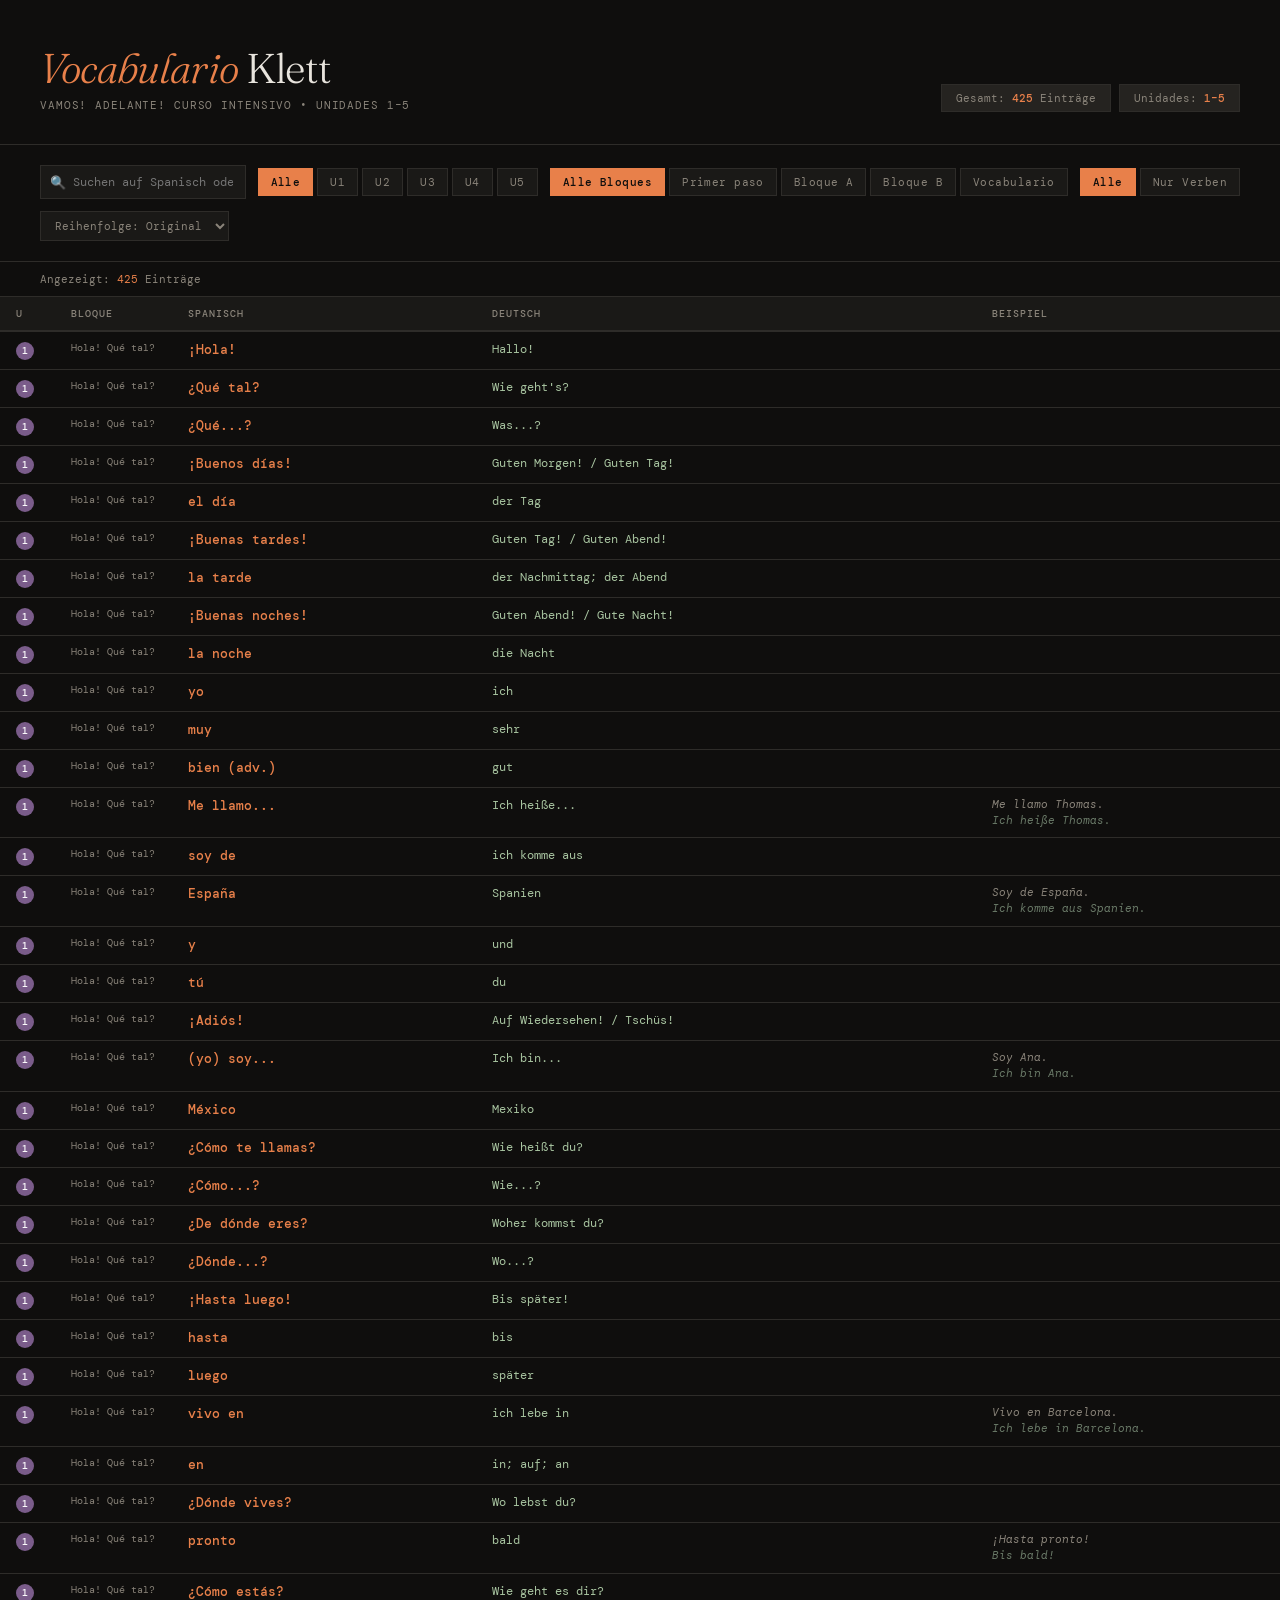
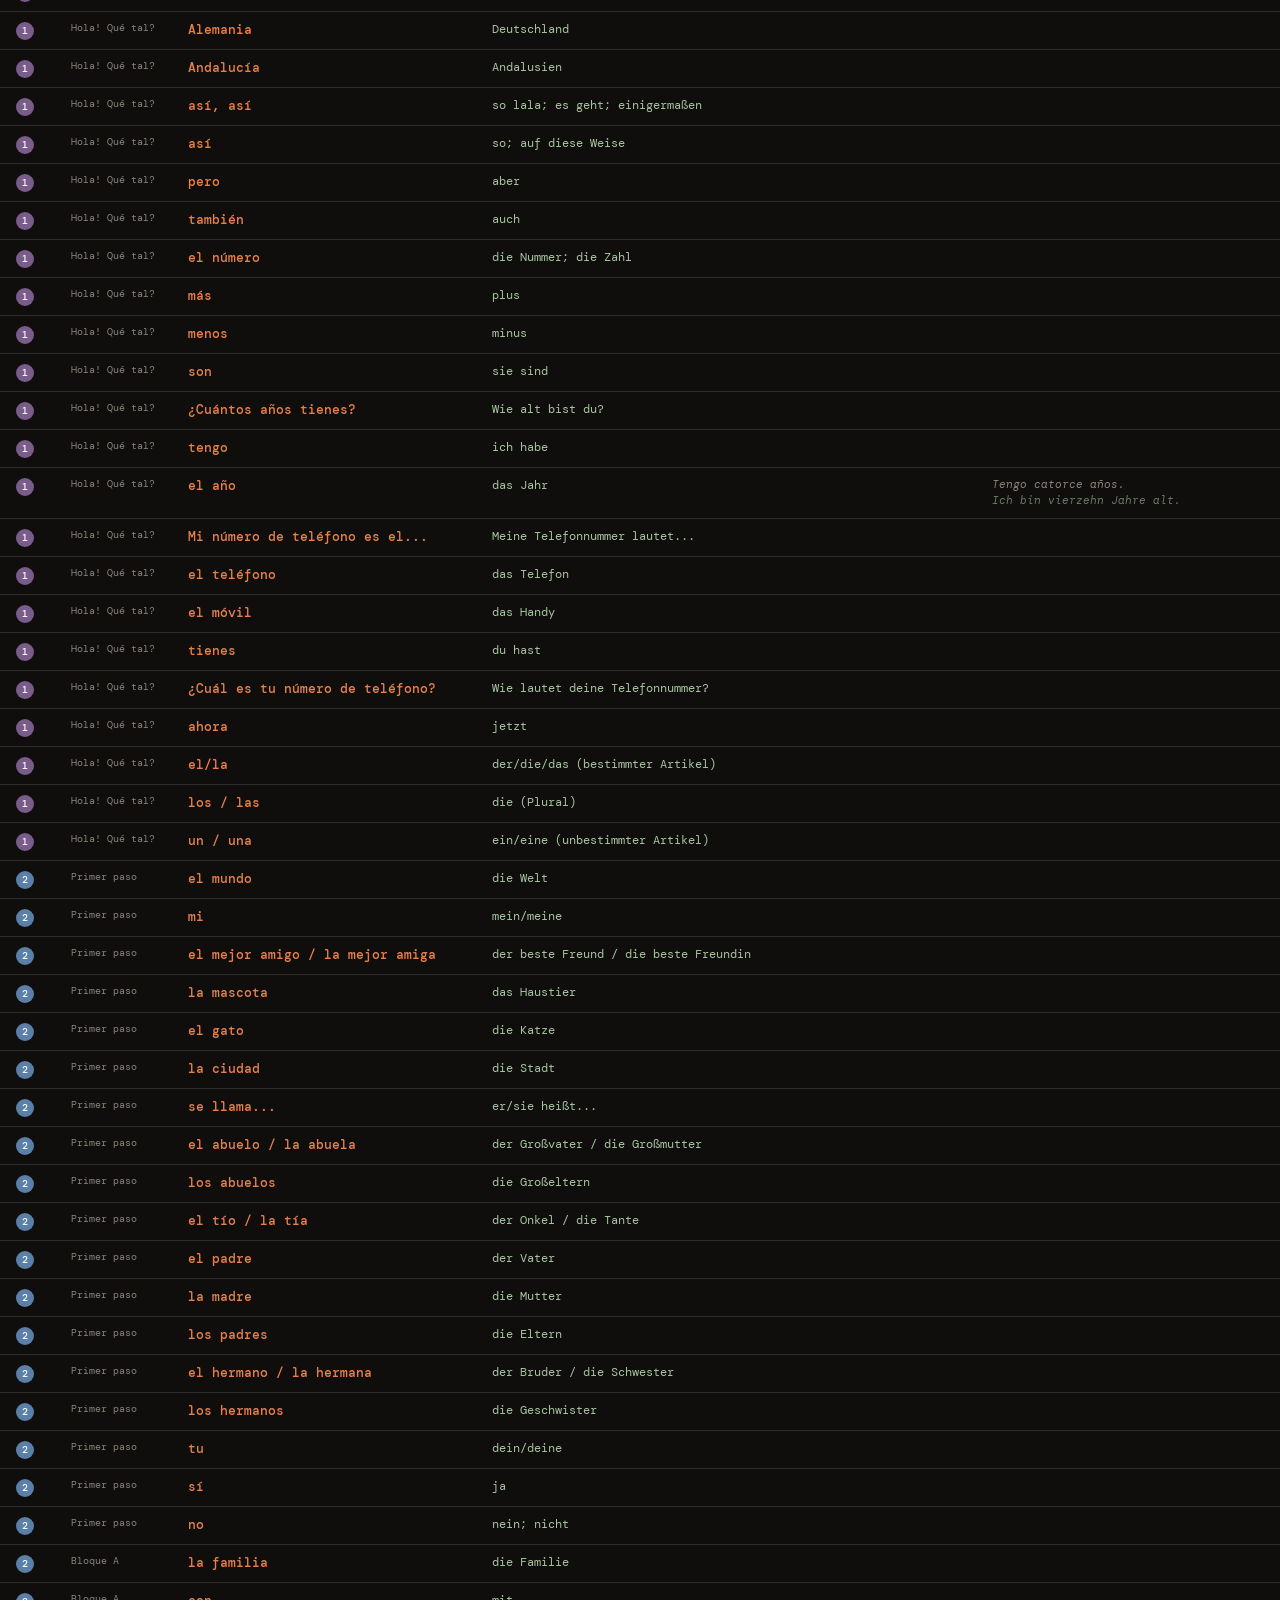
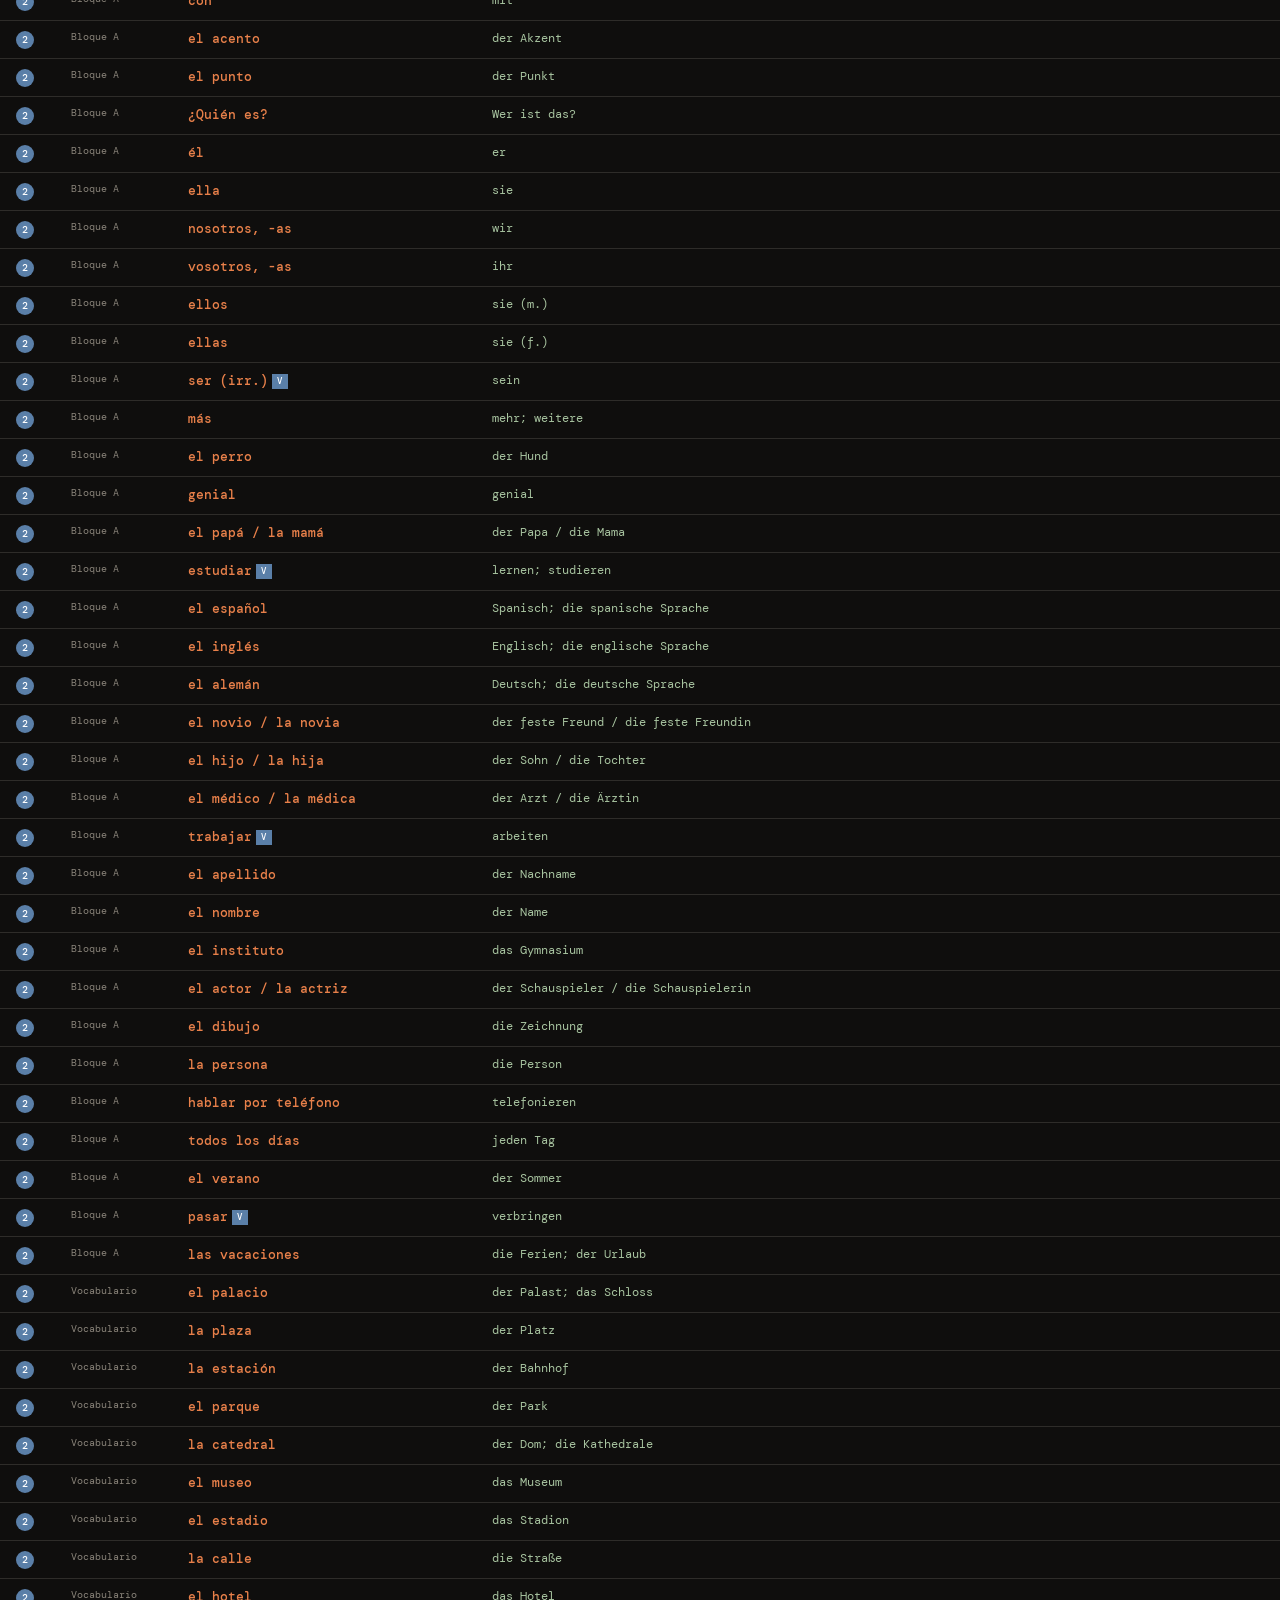
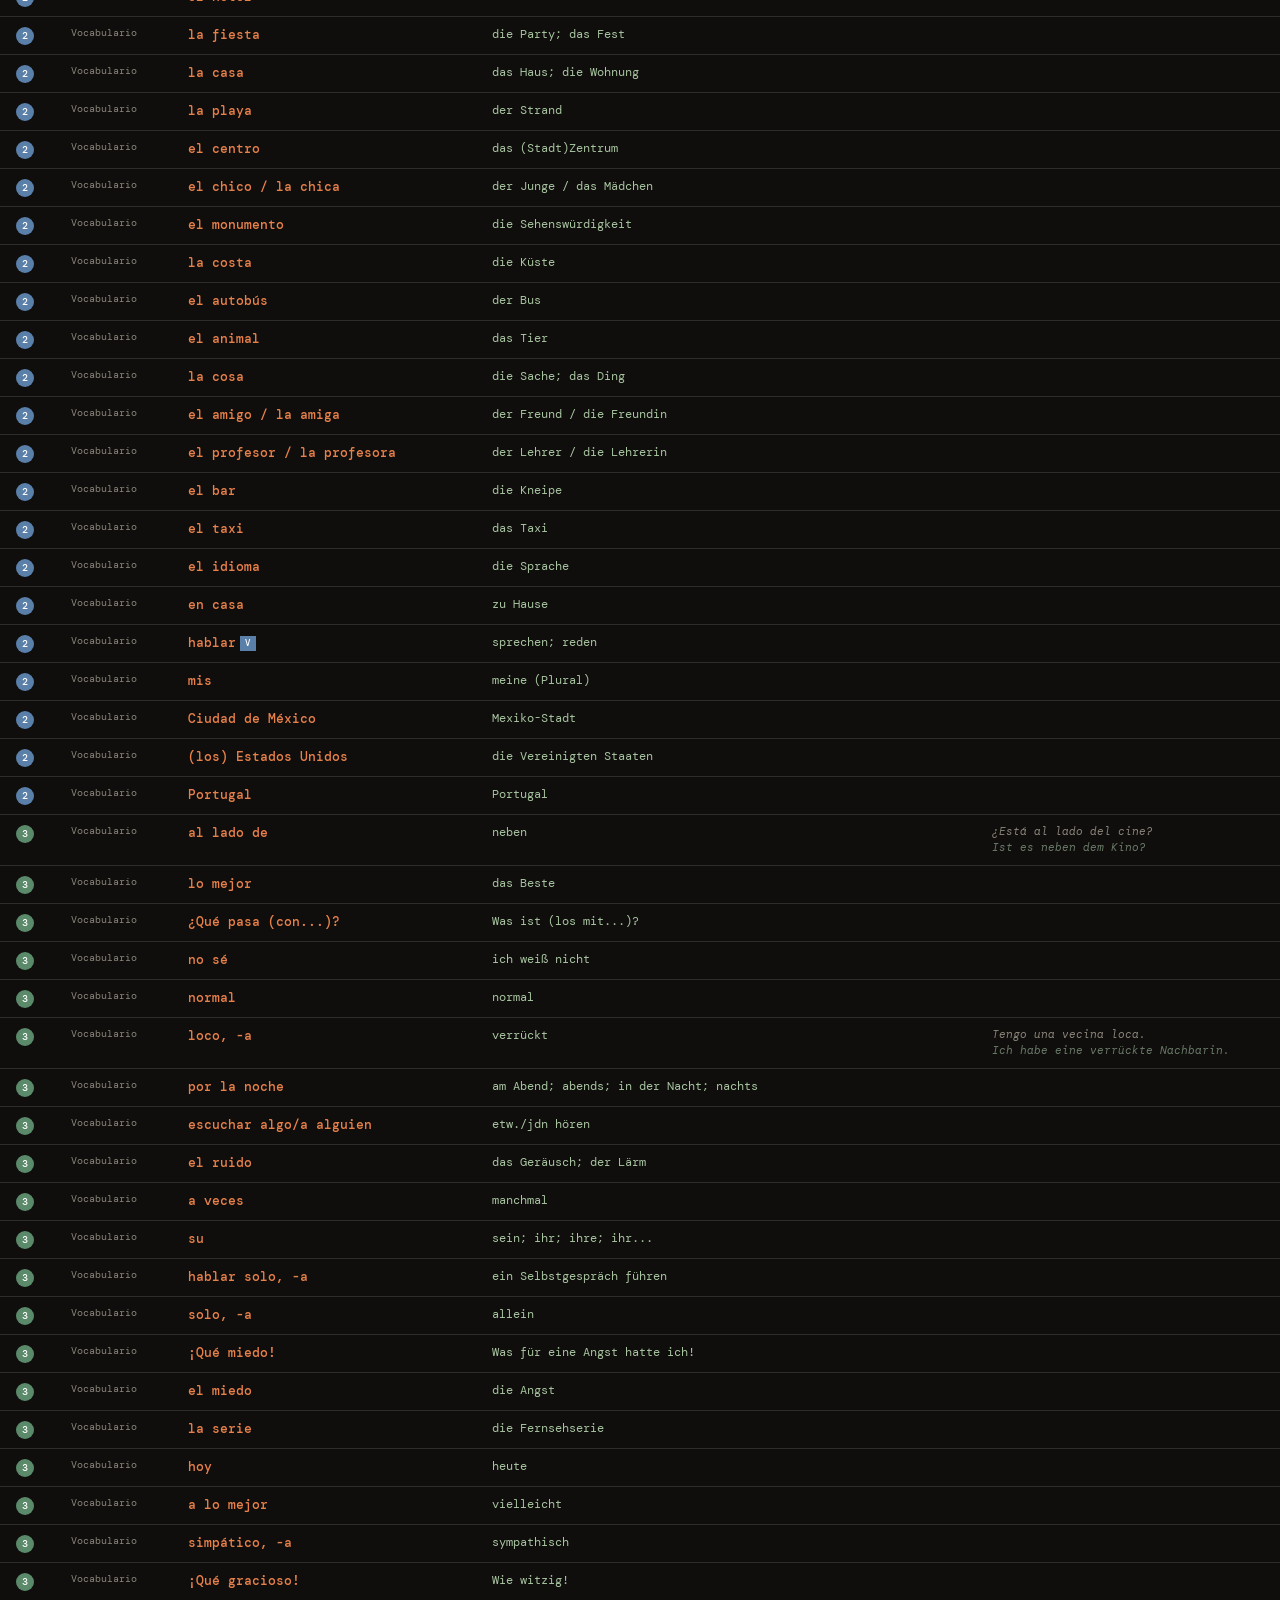
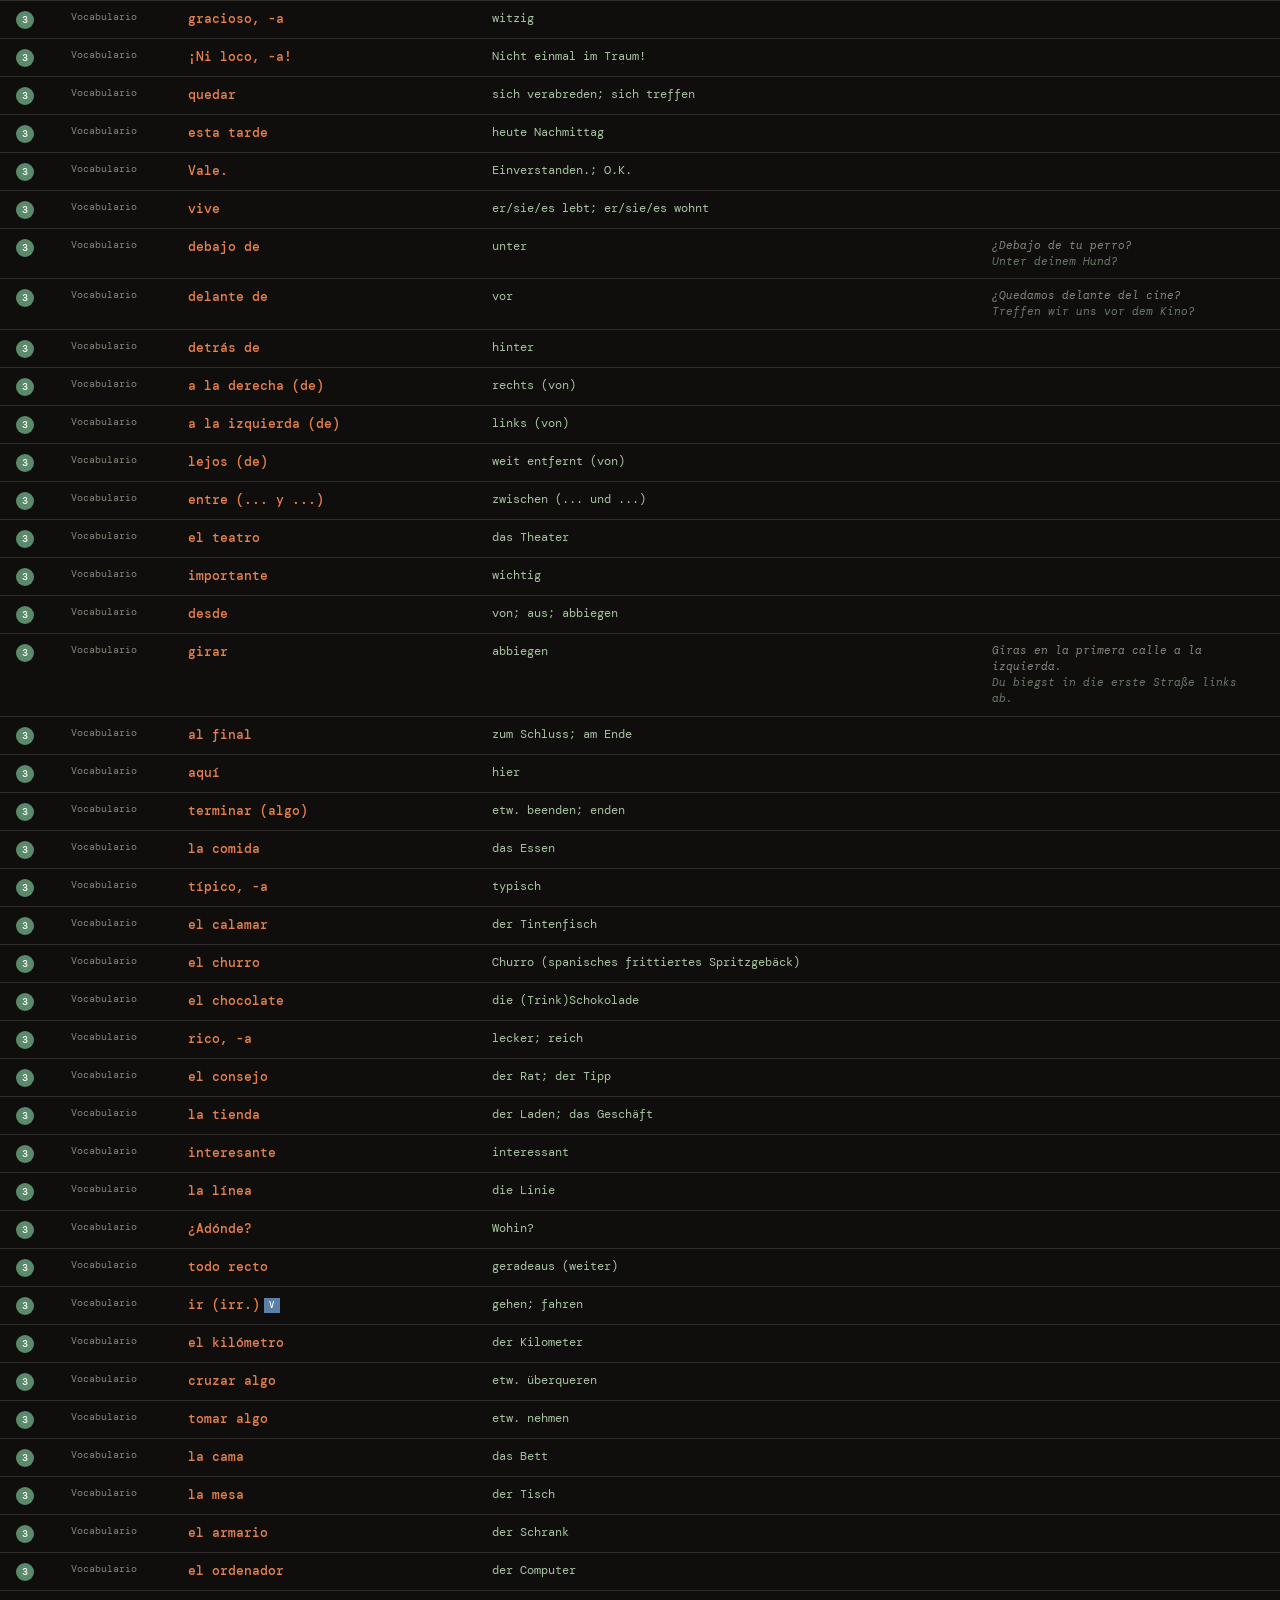
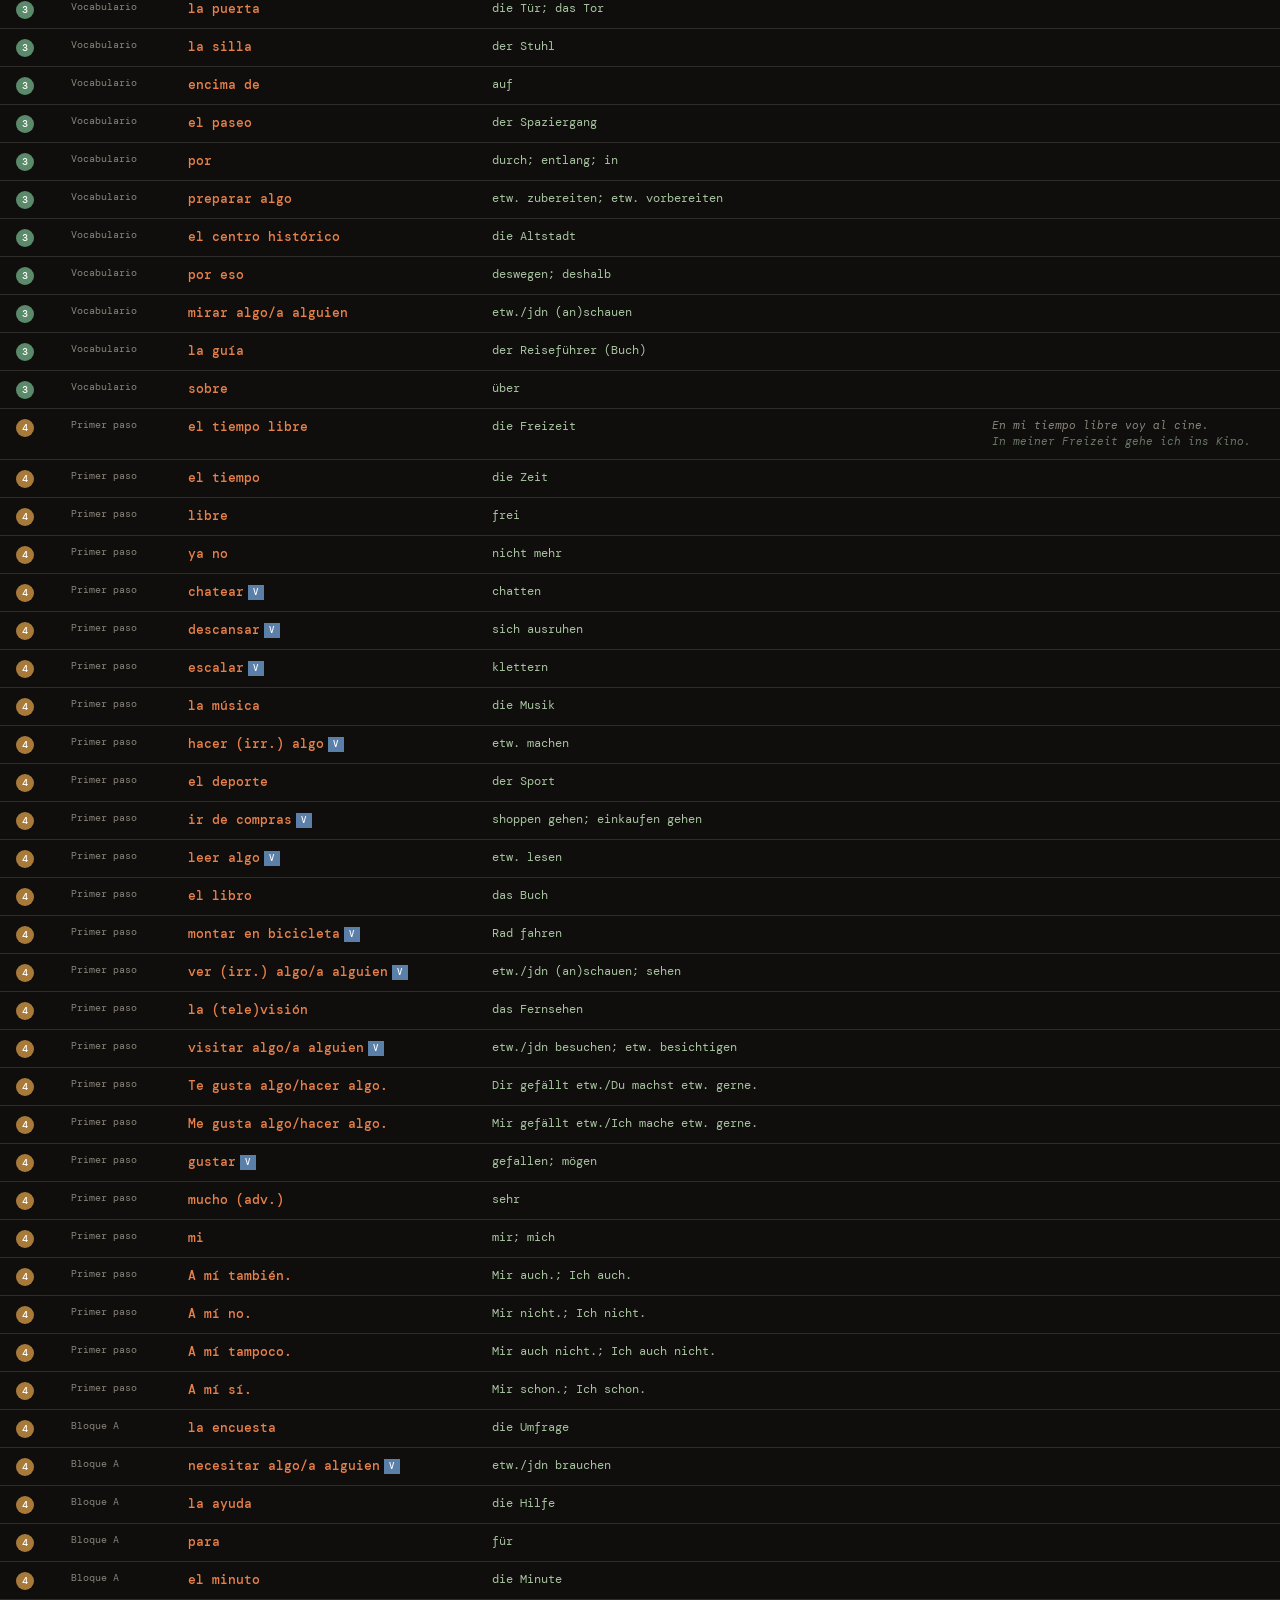
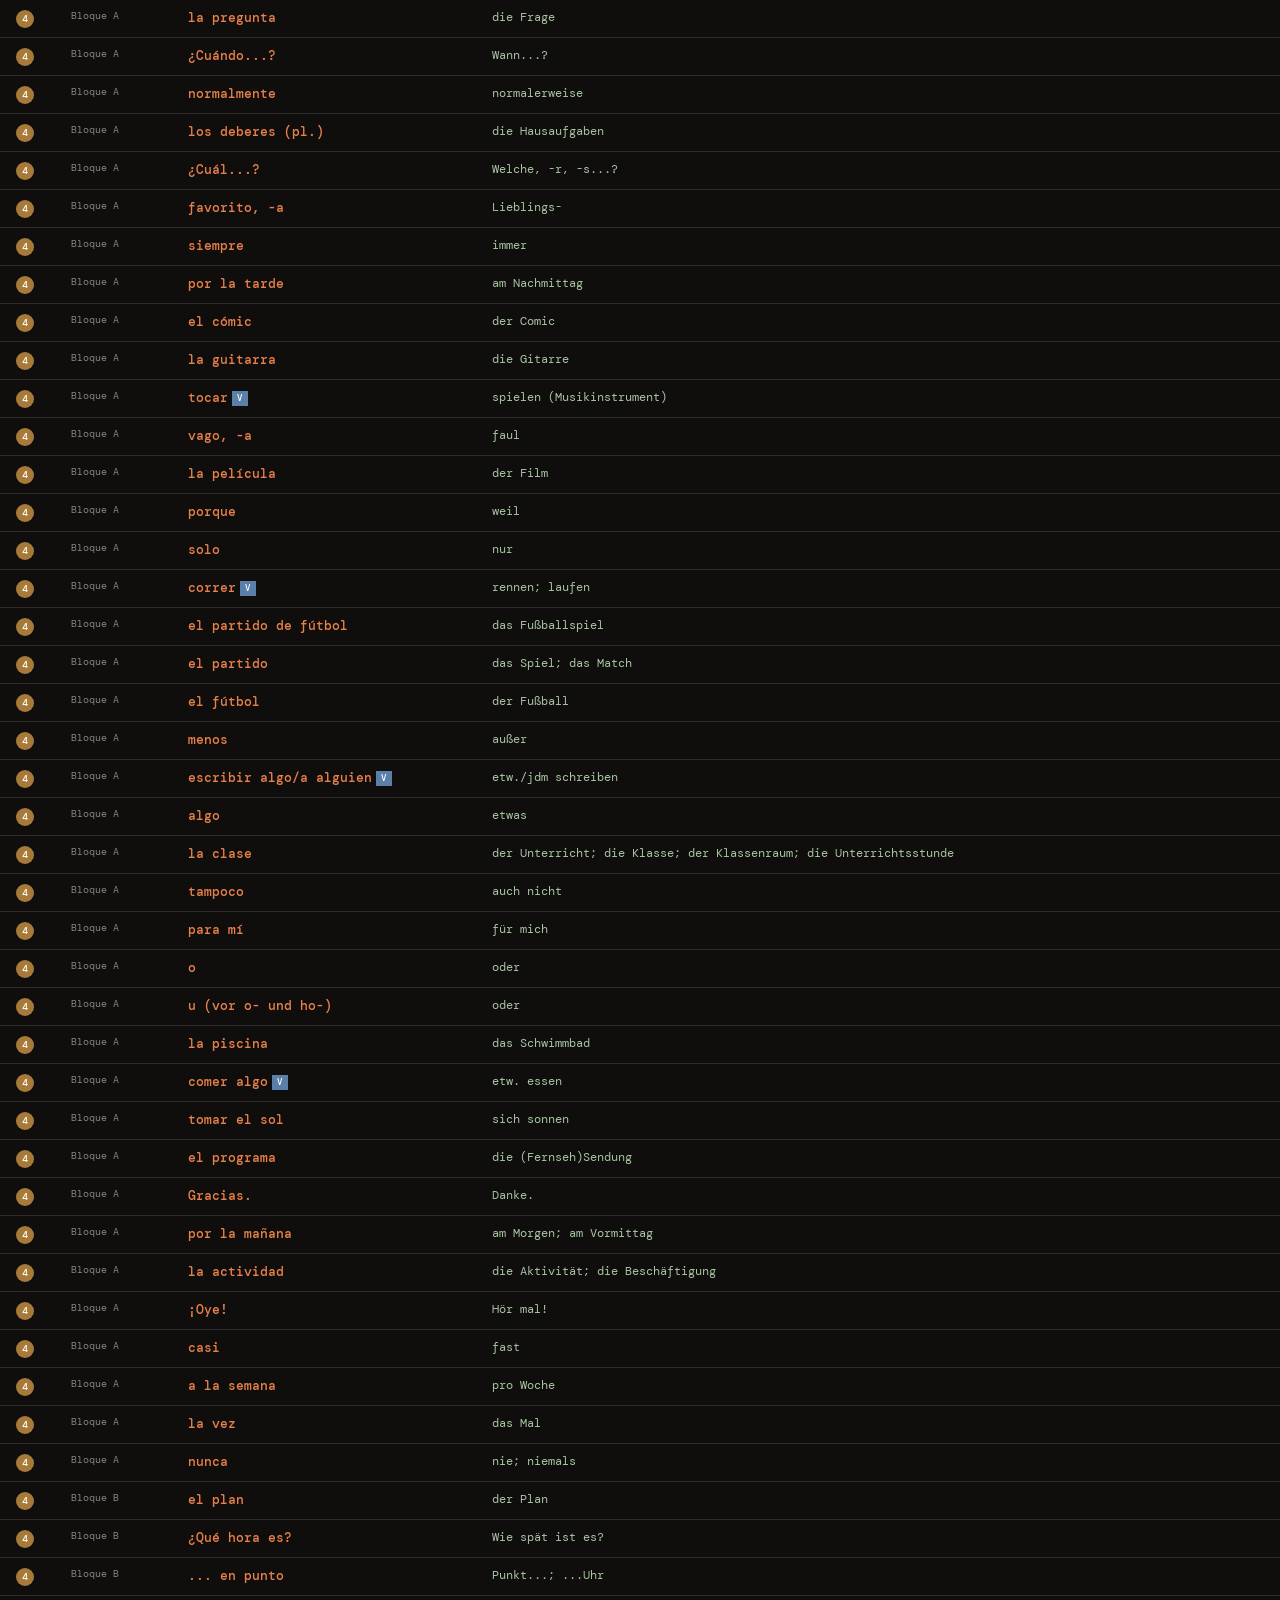
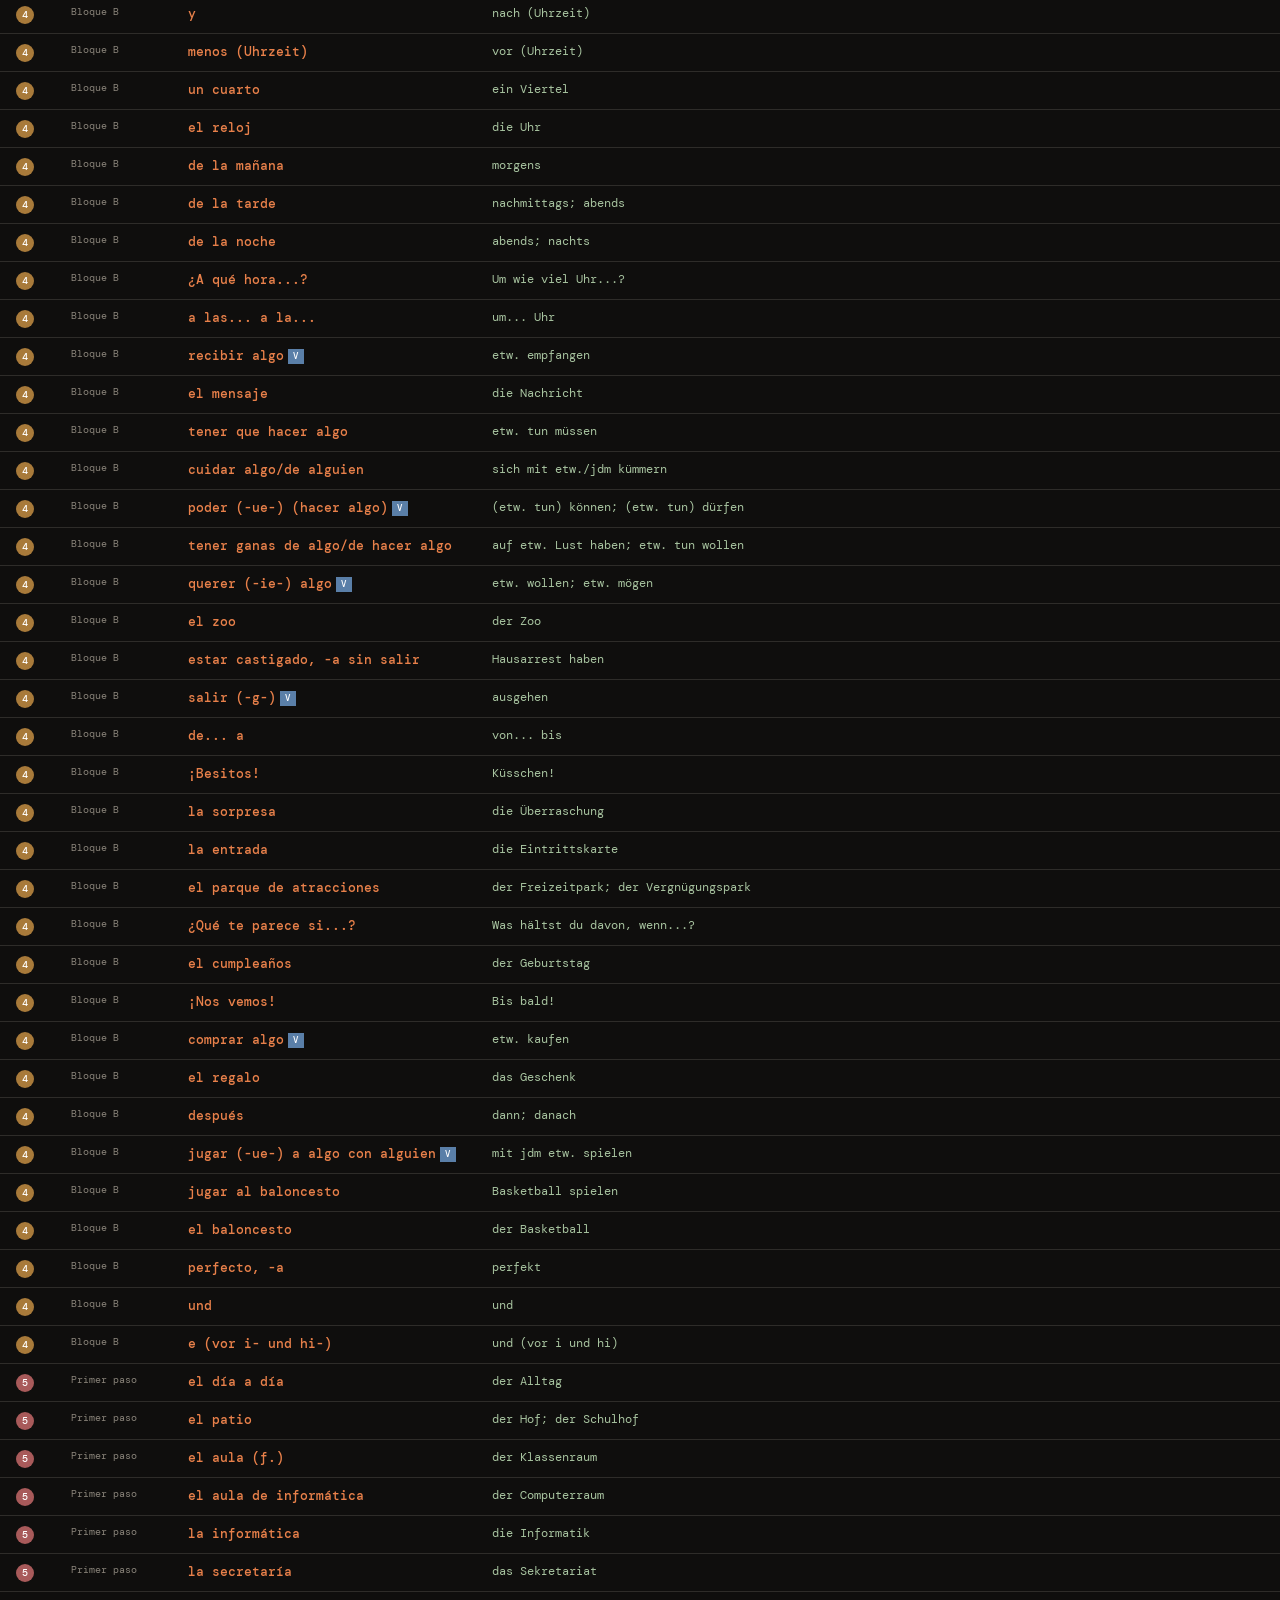
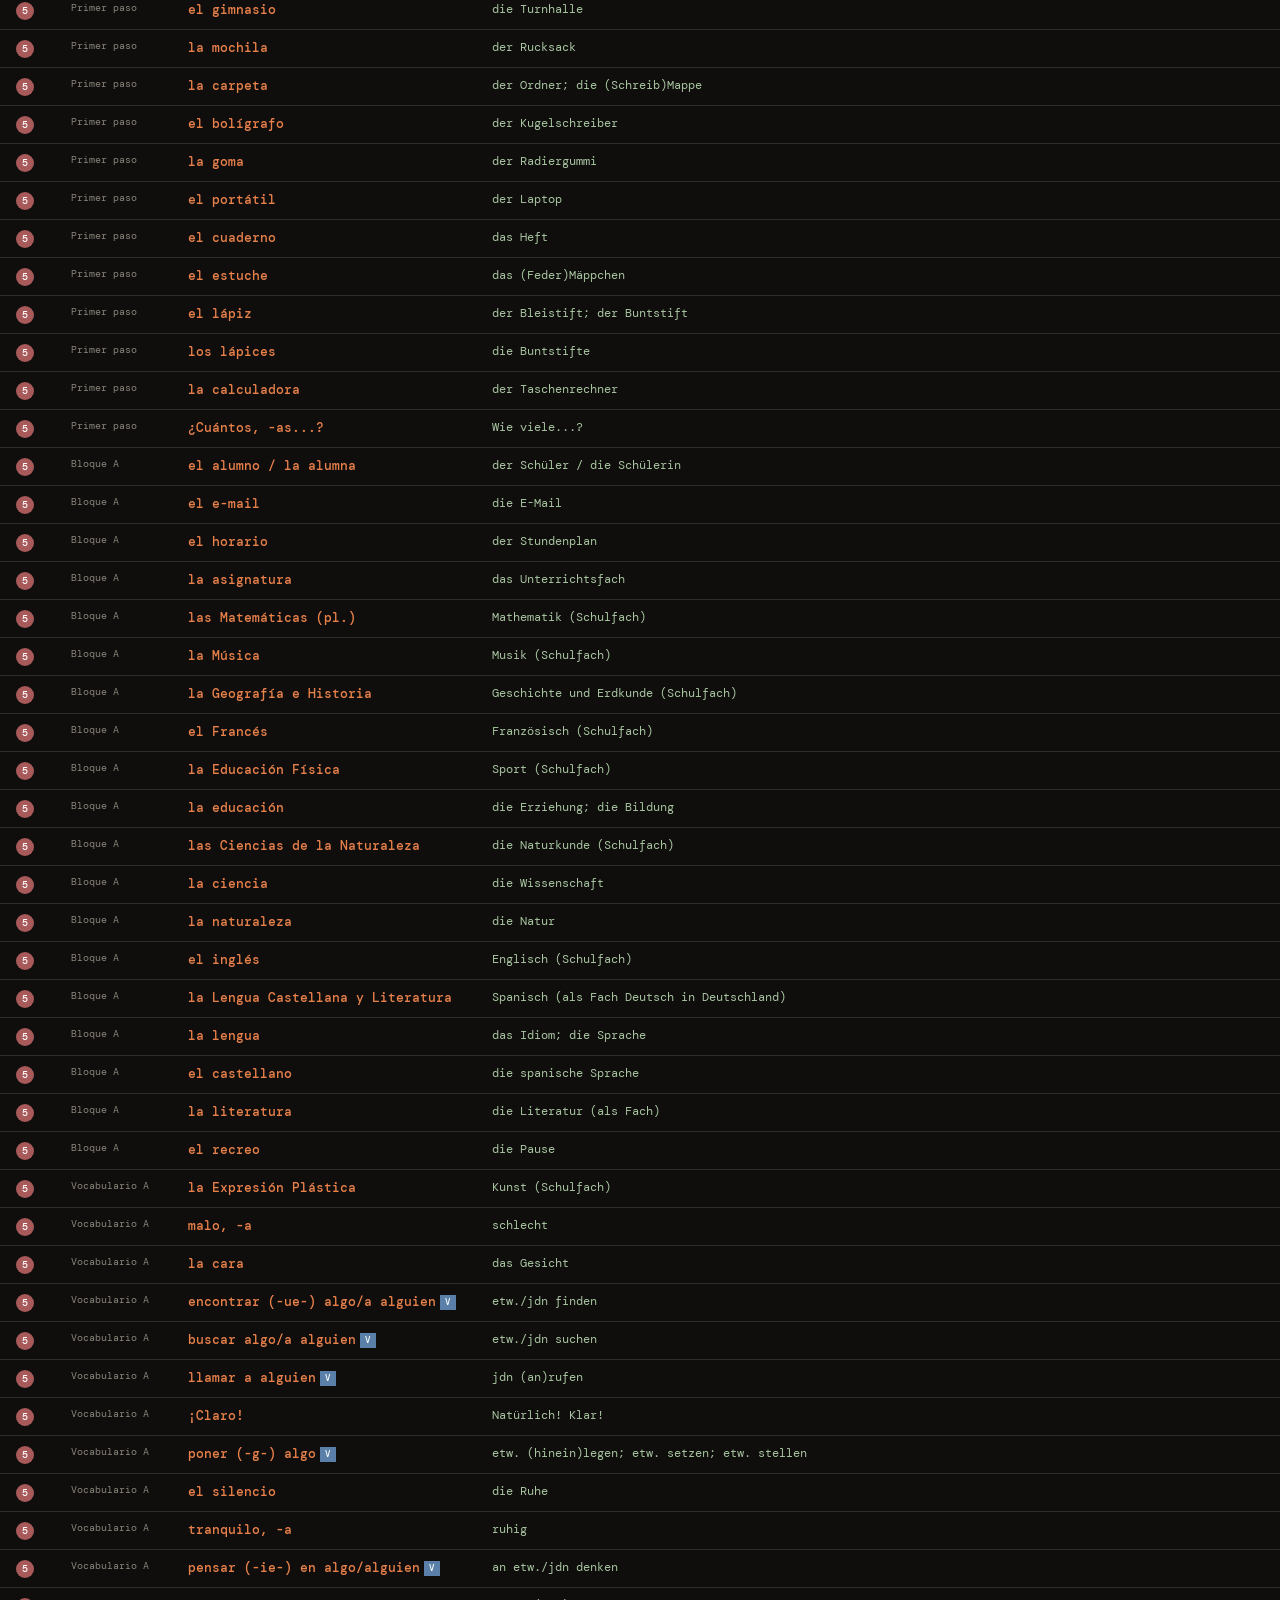
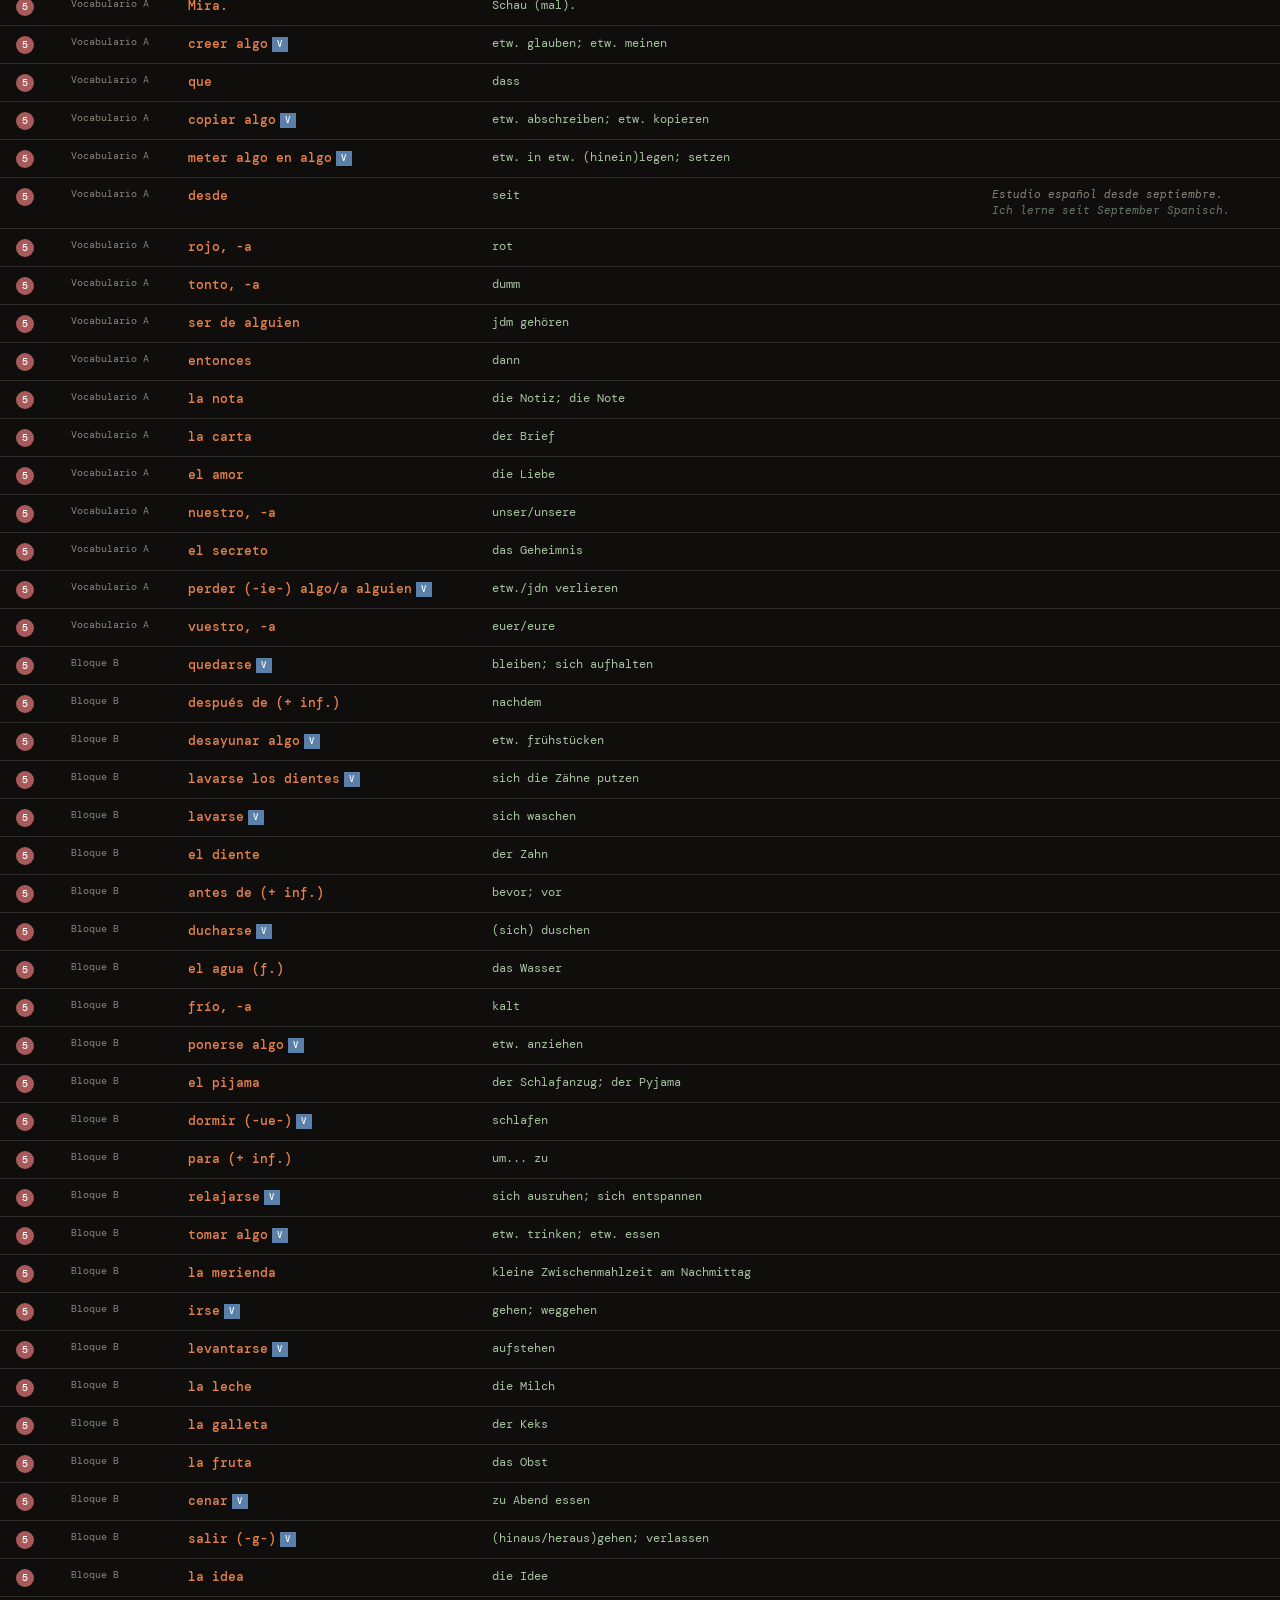
<file: vocabulario_klett_u1_5.html>
<!DOCTYPE html>
<html lang="de">
<head>
<meta charset="UTF-8">
<meta name="viewport" content="width=device-width, initial-scale=1.0">
<title>Vocabulario Klett – Unidades 1–5</title>
<link href="https://fonts.googleapis.com/css2?family=Fraunces:ital,wght@0,300;0,600;1,300&family=DM+Mono:wght@400;500&display=swap" rel="stylesheet">
<style>
  :root {
    --bg: #0f0e0d; --surface: #1a1917; --surface2: #252320;
    --border: #2e2c29; --accent: #e8804a; --accent2: #c4a35a;
    --text: #e8e4dd; --text-muted: #8a847a; --es: #e8804a;
    --de: #a8c4a0; --tag: #5a7fa8;
  }
  * { box-sizing: border-box; margin: 0; padding: 0; }
  body { background: var(--bg); color: var(--text); font-family: 'DM Mono', monospace; font-size: 13px; min-height: 100vh; }
  header { padding: 48px 40px 32px; border-bottom: 1px solid var(--border); display: flex; align-items: flex-end; justify-content: space-between; gap: 24px; flex-wrap: wrap; }
  .header-left h1 { font-family: 'Fraunces', serif; font-size: 2.6rem; font-weight: 300; color: var(--text); letter-spacing: -0.02em; line-height: 1; }
  .header-left h1 em { font-style: italic; color: var(--accent); }
  .header-left p { margin-top: 8px; color: var(--text-muted); font-size: 11px; letter-spacing: 0.08em; text-transform: uppercase; }
  .stat-badge { background: var(--surface2); border: 1px solid var(--border); padding: 6px 14px; font-size: 11px; color: var(--text-muted); }
  .stat-badge span { color: var(--accent); font-weight: 500; }
  .controls { padding: 20px 40px; border-bottom: 1px solid var(--border); display: flex; gap: 12px; flex-wrap: wrap; align-items: center; }
  .search-wrap { position: relative; flex: 1; min-width: 200px; max-width: 340px; }
  .search-wrap input { width: 100%; background: var(--surface); border: 1px solid var(--border); color: var(--text); font-family: 'DM Mono', monospace; font-size: 12px; padding: 8px 12px 8px 32px; outline: none; transition: border-color 0.2s; }
  .search-wrap input:focus { border-color: var(--accent); }
  .search-icon { position: absolute; left: 10px; top: 50%; transform: translateY(-50%); color: var(--text-muted); pointer-events: none; }
  .filter-group { display: flex; gap: 4px; flex-wrap: wrap; }
  .filter-btn { background: var(--surface); border: 1px solid var(--border); color: var(--text-muted); font-family: 'DM Mono', monospace; font-size: 11px; padding: 6px 12px; cursor: pointer; transition: all 0.15s; letter-spacing: 0.04em; }
  .filter-btn:hover { border-color: var(--accent2); color: var(--accent2); }
  .filter-btn.active { background: var(--accent); border-color: var(--accent); color: #0f0e0d; font-weight: 500; }
  .sort-select { background: var(--surface); border: 1px solid var(--border); color: var(--text-muted); font-family: 'DM Mono', monospace; font-size: 11px; padding: 6px 10px; cursor: pointer; outline: none; }
  .count-bar { padding: 10px 40px; border-bottom: 1px solid var(--border); font-size: 11px; color: var(--text-muted); display: flex; justify-content: space-between; }
  .count-bar span { color: var(--accent); }
  .table-wrap { overflow-x: auto; }
  table { width: 100%; border-collapse: collapse; }
  thead tr { background: var(--surface); border-bottom: 2px solid var(--border); }
  th { padding: 10px 16px; text-align: left; font-size: 10px; letter-spacing: 0.1em; text-transform: uppercase; color: var(--text-muted); font-weight: 500; white-space: nowrap; }
  td { padding: 9px 16px; border-bottom: 1px solid var(--border); vertical-align: top; line-height: 1.45; }
  tr:hover td { background: var(--surface); }
  .col-unidad { white-space: nowrap; }
  .udot { display: inline-block; width: 18px; height: 18px; border-radius: 50%; text-align: center; line-height: 18px; font-size: 10px; font-weight: 500; margin-right: 4px; }
  .u1 { background: #7a5c8a; color: #fff; }
  .u2 { background: #5a7fa8; color: #fff; }
  .u3 { background: #5a8a6a; color: #fff; }
  .u4 { background: #a87a3a; color: #fff; }
  .u5 { background: #a85a5a; color: #fff; }
  .col-bloque { font-size: 10px; color: var(--text-muted); white-space: nowrap; }
  .col-es { color: var(--es); font-weight: 500; }
  .col-de { color: var(--de); font-size: 12px; }
  .col-example { font-size: 11px; font-style: italic; max-width: 300px; }
  .ex-es { color: var(--text-muted); }
  .ex-de { color: #6a7a68; }
  .tag-v { display: inline-block; background: var(--tag); color: #fff; font-size: 9px; padding: 1px 5px; text-transform: uppercase; vertical-align: middle; margin-left: 4px; letter-spacing: 0.06em; }
  .no-results { text-align: center; padding: 60px 20px; color: var(--text-muted); font-size: 12px; display: none; }
  .no-results.visible { display: block; }
  footer { padding: 20px 40px; border-top: 1px solid var(--border); font-size: 10px; color: var(--text-muted); letter-spacing: 0.05em; text-transform: uppercase; display: flex; justify-content: space-between; }
  mark { background: var(--accent); color: #0f0e0d; padding: 0 1px; }
  @media (max-width: 700px) {
    header, .controls, .count-bar, footer { padding-left: 16px; padding-right: 16px; }
    .hide-m { display: none; }
    header h1 { font-size: 1.8rem; }
  }
</style>
</head>
<body>

<header>
  <div class="header-left">
    <h1><em>Vocabulario</em> Klett</h1>
    <p>Vamos! Adelante! Curso intensivo &bull; Unidades 1&ndash;5</p>
  </div>
  <div style="display:flex;gap:8px;flex-wrap:wrap;align-items:center">
    <div class="stat-badge">Gesamt: <span>425</span> Eintr&auml;ge</div>
    <div class="stat-badge">Unidades: <span>1&ndash;5</span></div>
  </div>
</header>

<div class="controls">
  <div class="search-wrap">
    <span class="search-icon">&#128269;</span>
    <input type="text" id="search" placeholder="Suchen auf Spanisch oder Deutsch..." autocomplete="off">
  </div>
  <div class="filter-group" id="unit-f">
    <button class="filter-btn active" data-unit="all">Alle</button>
    <button class="filter-btn" data-unit="1">U1</button>
    <button class="filter-btn" data-unit="2">U2</button>
    <button class="filter-btn" data-unit="3">U3</button>
    <button class="filter-btn" data-unit="4">U4</button>
    <button class="filter-btn" data-unit="5">U5</button>
  </div>
  <div class="filter-group" id="bloque-f">
    <button class="filter-btn active" data-bloque="all">Alle Bloques</button>
    <button class="filter-btn" data-bloque="Primer paso">Primer paso</button>
    <button class="filter-btn" data-bloque="Bloque A">Bloque A</button>
    <button class="filter-btn" data-bloque="Bloque B">Bloque B</button>
    <button class="filter-btn" data-bloque="Vocabulario">Vocabulario</button>
  </div>
  <div class="filter-group" id="tag-f">
    <button class="filter-btn active" data-tag="all">Alle</button>
    <button class="filter-btn" data-tag="verbo">Nur Verben</button>
  </div>
  <select class="sort-select" id="sort">
    <option value="default">Reihenfolge: Original</option>
    <option value="es_asc">A&ndash;Z (Spanisch)</option>
    <option value="de_asc">A&ndash;Z (Deutsch)</option>
  </select>
</div>

<div class="count-bar">
  <div>Angezeigt: <span id="shown">425</span> Eintr&auml;ge</div>
</div>

<div class="table-wrap">
  <table>
    <thead>
      <tr>
        <th>U</th>
        <th class="hide-m">Bloque</th>
        <th>Spanisch</th>
        <th>Deutsch</th>
        <th class="hide-m">Beispiel</th>
      </tr>
    </thead>
    <tbody id="tbody"></tbody>
  </table>
  <div class="no-results" id="no-results">Keine Eintr&auml;ge gefunden.</div>
</div>

<footer>
  <span>Klett &bull; Vamos! Adelante! Curso intensivo</span>
  <span>Export f&uuml;r VS Code &bull; Quiz / Spiel</span>
</footer>

<script>
var VOCAB = [{"id":"u1_001","unidad":1,"bloque":"Hola! Qué tal?","es":"¡Hola!","de":"Hallo!"},{"id":"u1_002","unidad":1,"bloque":"Hola! Qué tal?","es":"¿Qué tal?","de":"Wie geht's?"},{"id":"u1_003","unidad":1,"bloque":"Hola! Qué tal?","es":"¿Qué...?","de":"Was...?"},{"id":"u1_004","unidad":1,"bloque":"Hola! Qué tal?","es":"¡Buenos días!","de":"Guten Morgen! / Guten Tag!"},{"id":"u1_005","unidad":1,"bloque":"Hola! Qué tal?","es":"el día","de":"der Tag"},{"id":"u1_006","unidad":1,"bloque":"Hola! Qué tal?","es":"¡Buenas tardes!","de":"Guten Tag! / Guten Abend!"},{"id":"u1_007","unidad":1,"bloque":"Hola! Qué tal?","es":"la tarde","de":"der Nachmittag; der Abend"},{"id":"u1_008","unidad":1,"bloque":"Hola! Qué tal?","es":"¡Buenas noches!","de":"Guten Abend! / Gute Nacht!"},{"id":"u1_009","unidad":1,"bloque":"Hola! Qué tal?","es":"la noche","de":"die Nacht"},{"id":"u1_010","unidad":1,"bloque":"Hola! Qué tal?","es":"yo","de":"ich"},{"id":"u1_011","unidad":1,"bloque":"Hola! Qué tal?","es":"muy","de":"sehr"},{"id":"u1_012","unidad":1,"bloque":"Hola! Qué tal?","es":"bien (adv.)","de":"gut"},{"id":"u1_013","unidad":1,"bloque":"Hola! Qué tal?","es":"Me llamo...","de":"Ich heiße...","example_es":"Me llamo Thomas.","example_de":"Ich heiße Thomas."},{"id":"u1_014","unidad":1,"bloque":"Hola! Qué tal?","es":"soy de","de":"ich komme aus"},{"id":"u1_015","unidad":1,"bloque":"Hola! Qué tal?","es":"España","de":"Spanien","example_es":"Soy de España.","example_de":"Ich komme aus Spanien."},{"id":"u1_016","unidad":1,"bloque":"Hola! Qué tal?","es":"y","de":"und"},{"id":"u1_017","unidad":1,"bloque":"Hola! Qué tal?","es":"tú","de":"du"},{"id":"u1_018","unidad":1,"bloque":"Hola! Qué tal?","es":"¡Adiós!","de":"Auf Wiedersehen! / Tschüs!"},{"id":"u1_019","unidad":1,"bloque":"Hola! Qué tal?","es":"(yo) soy...","de":"Ich bin...","example_es":"Soy Ana.","example_de":"Ich bin Ana."},{"id":"u1_020","unidad":1,"bloque":"Hola! Qué tal?","es":"México","de":"Mexiko"},{"id":"u1_021","unidad":1,"bloque":"Hola! Qué tal?","es":"¿Cómo te llamas?","de":"Wie heißt du?"},{"id":"u1_022","unidad":1,"bloque":"Hola! Qué tal?","es":"¿Cómo...?","de":"Wie...?"},{"id":"u1_023","unidad":1,"bloque":"Hola! Qué tal?","es":"¿De dónde eres?","de":"Woher kommst du?"},{"id":"u1_024","unidad":1,"bloque":"Hola! Qué tal?","es":"¿Dónde...?","de":"Wo...?"},{"id":"u1_025","unidad":1,"bloque":"Hola! Qué tal?","es":"¡Hasta luego!","de":"Bis später!"},{"id":"u1_026","unidad":1,"bloque":"Hola! Qué tal?","es":"hasta","de":"bis"},{"id":"u1_027","unidad":1,"bloque":"Hola! Qué tal?","es":"luego","de":"später"},{"id":"u1_028","unidad":1,"bloque":"Hola! Qué tal?","es":"vivo en","de":"ich lebe in","example_es":"Vivo en Barcelona.","example_de":"Ich lebe in Barcelona."},{"id":"u1_029","unidad":1,"bloque":"Hola! Qué tal?","es":"en","de":"in; auf; an"},{"id":"u1_030","unidad":1,"bloque":"Hola! Qué tal?","es":"¿Dónde vives?","de":"Wo lebst du?"},{"id":"u1_031","unidad":1,"bloque":"Hola! Qué tal?","es":"pronto","de":"bald","example_es":"¡Hasta pronto!","example_de":"Bis bald!"},{"id":"u1_032","unidad":1,"bloque":"Hola! Qué tal?","es":"¿Cómo estás?","de":"Wie geht es dir?"},{"id":"u1_033","unidad":1,"bloque":"Hola! Qué tal?","es":"Alemania","de":"Deutschland"},{"id":"u1_034","unidad":1,"bloque":"Hola! Qué tal?","es":"Andalucía","de":"Andalusien"},{"id":"u1_035","unidad":1,"bloque":"Hola! Qué tal?","es":"así, así","de":"so lala; es geht; einigermaßen"},{"id":"u1_036","unidad":1,"bloque":"Hola! Qué tal?","es":"así","de":"so; auf diese Weise"},{"id":"u1_037","unidad":1,"bloque":"Hola! Qué tal?","es":"pero","de":"aber"},{"id":"u1_038","unidad":1,"bloque":"Hola! Qué tal?","es":"también","de":"auch"},{"id":"u1_039","unidad":1,"bloque":"Hola! Qué tal?","es":"el número","de":"die Nummer; die Zahl"},{"id":"u1_040","unidad":1,"bloque":"Hola! Qué tal?","es":"más","de":"plus"},{"id":"u1_041","unidad":1,"bloque":"Hola! Qué tal?","es":"menos","de":"minus"},{"id":"u1_042","unidad":1,"bloque":"Hola! Qué tal?","es":"son","de":"sie sind"},{"id":"u1_043","unidad":1,"bloque":"Hola! Qué tal?","es":"¿Cuántos años tienes?","de":"Wie alt bist du?"},{"id":"u1_044","unidad":1,"bloque":"Hola! Qué tal?","es":"tengo","de":"ich habe"},{"id":"u1_045","unidad":1,"bloque":"Hola! Qué tal?","es":"el año","de":"das Jahr","example_es":"Tengo catorce años.","example_de":"Ich bin vierzehn Jahre alt."},{"id":"u1_046","unidad":1,"bloque":"Hola! Qué tal?","es":"Mi número de teléfono es el...","de":"Meine Telefonnummer lautet..."},{"id":"u1_047","unidad":1,"bloque":"Hola! Qué tal?","es":"el teléfono","de":"das Telefon"},{"id":"u1_048","unidad":1,"bloque":"Hola! Qué tal?","es":"el móvil","de":"das Handy"},{"id":"u1_049","unidad":1,"bloque":"Hola! Qué tal?","es":"tienes","de":"du hast"},{"id":"u1_050","unidad":1,"bloque":"Hola! Qué tal?","es":"¿Cuál es tu número de teléfono?","de":"Wie lautet deine Telefonnummer?"},{"id":"u1_051","unidad":1,"bloque":"Hola! Qué tal?","es":"ahora","de":"jetzt"},{"id":"u1_052","unidad":1,"bloque":"Hola! Qué tal?","es":"el/la","de":"der/die/das (bestimmter Artikel)"},{"id":"u1_053","unidad":1,"bloque":"Hola! Qué tal?","es":"los / las","de":"die (Plural)"},{"id":"u1_054","unidad":1,"bloque":"Hola! Qué tal?","es":"un / una","de":"ein/eine (unbestimmter Artikel)"},{"id":"u2_001","unidad":2,"bloque":"Primer paso","es":"el mundo","de":"die Welt"},{"id":"u2_002","unidad":2,"bloque":"Primer paso","es":"mi","de":"mein/meine"},{"id":"u2_003","unidad":2,"bloque":"Primer paso","es":"el mejor amigo / la mejor amiga","de":"der beste Freund / die beste Freundin"},{"id":"u2_004","unidad":2,"bloque":"Primer paso","es":"la mascota","de":"das Haustier"},{"id":"u2_005","unidad":2,"bloque":"Primer paso","es":"el gato","de":"die Katze"},{"id":"u2_006","unidad":2,"bloque":"Primer paso","es":"la ciudad","de":"die Stadt"},{"id":"u2_007","unidad":2,"bloque":"Primer paso","es":"se llama...","de":"er/sie heißt..."},{"id":"u2_008","unidad":2,"bloque":"Primer paso","es":"el abuelo / la abuela","de":"der Großvater / die Großmutter"},{"id":"u2_009","unidad":2,"bloque":"Primer paso","es":"los abuelos","de":"die Großeltern"},{"id":"u2_010","unidad":2,"bloque":"Primer paso","es":"el tío / la tía","de":"der Onkel / die Tante"},{"id":"u2_011","unidad":2,"bloque":"Primer paso","es":"el padre","de":"der Vater"},{"id":"u2_012","unidad":2,"bloque":"Primer paso","es":"la madre","de":"die Mutter"},{"id":"u2_013","unidad":2,"bloque":"Primer paso","es":"los padres","de":"die Eltern"},{"id":"u2_014","unidad":2,"bloque":"Primer paso","es":"el hermano / la hermana","de":"der Bruder / die Schwester"},{"id":"u2_015","unidad":2,"bloque":"Primer paso","es":"los hermanos","de":"die Geschwister"},{"id":"u2_016","unidad":2,"bloque":"Primer paso","es":"tu","de":"dein/deine"},{"id":"u2_017","unidad":2,"bloque":"Primer paso","es":"sí","de":"ja"},{"id":"u2_018","unidad":2,"bloque":"Primer paso","es":"no","de":"nein; nicht"},{"id":"u2_019","unidad":2,"bloque":"Bloque A","es":"la familia","de":"die Familie"},{"id":"u2_020","unidad":2,"bloque":"Bloque A","es":"con","de":"mit"},{"id":"u2_021","unidad":2,"bloque":"Bloque A","es":"el acento","de":"der Akzent"},{"id":"u2_022","unidad":2,"bloque":"Bloque A","es":"el punto","de":"der Punkt"},{"id":"u2_023","unidad":2,"bloque":"Bloque A","es":"¿Quién es?","de":"Wer ist das?"},{"id":"u2_024","unidad":2,"bloque":"Bloque A","es":"él","de":"er"},{"id":"u2_025","unidad":2,"bloque":"Bloque A","es":"ella","de":"sie"},{"id":"u2_026","unidad":2,"bloque":"Bloque A","es":"nosotros, -as","de":"wir"},{"id":"u2_027","unidad":2,"bloque":"Bloque A","es":"vosotros, -as","de":"ihr"},{"id":"u2_028","unidad":2,"bloque":"Bloque A","es":"ellos","de":"sie (m.)"},{"id":"u2_029","unidad":2,"bloque":"Bloque A","es":"ellas","de":"sie (f.)"},{"id":"u2_030","unidad":2,"bloque":"Bloque A","es":"ser (irr.)","de":"sein","tags":["verbo"]},{"id":"u2_031","unidad":2,"bloque":"Bloque A","es":"más","de":"mehr; weitere"},{"id":"u2_032","unidad":2,"bloque":"Bloque A","es":"el perro","de":"der Hund"},{"id":"u2_033","unidad":2,"bloque":"Bloque A","es":"genial","de":"genial"},{"id":"u2_034","unidad":2,"bloque":"Bloque A","es":"el papá / la mamá","de":"der Papa / die Mama"},{"id":"u2_035","unidad":2,"bloque":"Bloque A","es":"estudiar","de":"lernen; studieren","tags":["verbo"]},{"id":"u2_036","unidad":2,"bloque":"Bloque A","es":"el español","de":"Spanisch; die spanische Sprache"},{"id":"u2_037","unidad":2,"bloque":"Bloque A","es":"el inglés","de":"Englisch; die englische Sprache"},{"id":"u2_038","unidad":2,"bloque":"Bloque A","es":"el alemán","de":"Deutsch; die deutsche Sprache"},{"id":"u2_039","unidad":2,"bloque":"Bloque A","es":"el novio / la novia","de":"der feste Freund / die feste Freundin"},{"id":"u2_040","unidad":2,"bloque":"Bloque A","es":"el hijo / la hija","de":"der Sohn / die Tochter"},{"id":"u2_041","unidad":2,"bloque":"Bloque A","es":"el médico / la médica","de":"der Arzt / die Ärztin"},{"id":"u2_042","unidad":2,"bloque":"Bloque A","es":"trabajar","de":"arbeiten","tags":["verbo"]},{"id":"u2_043","unidad":2,"bloque":"Bloque A","es":"el apellido","de":"der Nachname"},{"id":"u2_044","unidad":2,"bloque":"Bloque A","es":"el nombre","de":"der Name"},{"id":"u2_045","unidad":2,"bloque":"Bloque A","es":"el instituto","de":"das Gymnasium"},{"id":"u2_046","unidad":2,"bloque":"Bloque A","es":"el actor / la actriz","de":"der Schauspieler / die Schauspielerin"},{"id":"u2_047","unidad":2,"bloque":"Bloque A","es":"el dibujo","de":"die Zeichnung"},{"id":"u2_048","unidad":2,"bloque":"Bloque A","es":"la persona","de":"die Person"},{"id":"u2_049","unidad":2,"bloque":"Bloque A","es":"hablar por teléfono","de":"telefonieren"},{"id":"u2_050","unidad":2,"bloque":"Bloque A","es":"todos los días","de":"jeden Tag"},{"id":"u2_051","unidad":2,"bloque":"Bloque A","es":"el verano","de":"der Sommer"},{"id":"u2_052","unidad":2,"bloque":"Bloque A","es":"pasar","de":"verbringen","tags":["verbo"]},{"id":"u2_053","unidad":2,"bloque":"Bloque A","es":"las vacaciones","de":"die Ferien; der Urlaub"},{"id":"u2_054","unidad":2,"bloque":"Vocabulario","es":"el palacio","de":"der Palast; das Schloss"},{"id":"u2_055","unidad":2,"bloque":"Vocabulario","es":"la plaza","de":"der Platz"},{"id":"u2_056","unidad":2,"bloque":"Vocabulario","es":"la estación","de":"der Bahnhof"},{"id":"u2_057","unidad":2,"bloque":"Vocabulario","es":"el parque","de":"der Park"},{"id":"u2_058","unidad":2,"bloque":"Vocabulario","es":"la catedral","de":"der Dom; die Kathedrale"},{"id":"u2_059","unidad":2,"bloque":"Vocabulario","es":"el museo","de":"das Museum"},{"id":"u2_060","unidad":2,"bloque":"Vocabulario","es":"el estadio","de":"das Stadion"},{"id":"u2_061","unidad":2,"bloque":"Vocabulario","es":"la calle","de":"die Straße"},{"id":"u2_062","unidad":2,"bloque":"Vocabulario","es":"el hotel","de":"das Hotel"},{"id":"u2_063","unidad":2,"bloque":"Vocabulario","es":"la fiesta","de":"die Party; das Fest"},{"id":"u2_064","unidad":2,"bloque":"Vocabulario","es":"la casa","de":"das Haus; die Wohnung"},{"id":"u2_065","unidad":2,"bloque":"Vocabulario","es":"la playa","de":"der Strand"},{"id":"u2_066","unidad":2,"bloque":"Vocabulario","es":"el centro","de":"das (Stadt)Zentrum"},{"id":"u2_067","unidad":2,"bloque":"Vocabulario","es":"el chico / la chica","de":"der Junge / das Mädchen"},{"id":"u2_068","unidad":2,"bloque":"Vocabulario","es":"el monumento","de":"die Sehenswürdigkeit"},{"id":"u2_069","unidad":2,"bloque":"Vocabulario","es":"la costa","de":"die Küste"},{"id":"u2_070","unidad":2,"bloque":"Vocabulario","es":"el autobús","de":"der Bus"},{"id":"u2_071","unidad":2,"bloque":"Vocabulario","es":"el animal","de":"das Tier"},{"id":"u2_072","unidad":2,"bloque":"Vocabulario","es":"la cosa","de":"die Sache; das Ding"},{"id":"u2_073","unidad":2,"bloque":"Vocabulario","es":"el amigo / la amiga","de":"der Freund / die Freundin"},{"id":"u2_074","unidad":2,"bloque":"Vocabulario","es":"el profesor / la profesora","de":"der Lehrer / die Lehrerin"},{"id":"u2_075","unidad":2,"bloque":"Vocabulario","es":"el bar","de":"die Kneipe"},{"id":"u2_076","unidad":2,"bloque":"Vocabulario","es":"el taxi","de":"das Taxi"},{"id":"u2_077","unidad":2,"bloque":"Vocabulario","es":"el idioma","de":"die Sprache"},{"id":"u2_078","unidad":2,"bloque":"Vocabulario","es":"en casa","de":"zu Hause"},{"id":"u2_079","unidad":2,"bloque":"Vocabulario","es":"hablar","de":"sprechen; reden","tags":["verbo"]},{"id":"u2_080","unidad":2,"bloque":"Vocabulario","es":"mis","de":"meine (Plural)"},{"id":"u2_081","unidad":2,"bloque":"Vocabulario","es":"Ciudad de México","de":"Mexiko-Stadt"},{"id":"u2_082","unidad":2,"bloque":"Vocabulario","es":"(los) Estados Unidos","de":"die Vereinigten Staaten"},{"id":"u2_083","unidad":2,"bloque":"Vocabulario","es":"Portugal","de":"Portugal"},{"id":"u3_001","unidad":3,"bloque":"Vocabulario","es":"al lado de","de":"neben","example_es":"¿Está al lado del cine?","example_de":"Ist es neben dem Kino?"},{"id":"u3_002","unidad":3,"bloque":"Vocabulario","es":"lo mejor","de":"das Beste"},{"id":"u3_003","unidad":3,"bloque":"Vocabulario","es":"¿Qué pasa (con...)?","de":"Was ist (los mit...)?"},{"id":"u3_004","unidad":3,"bloque":"Vocabulario","es":"no sé","de":"ich weiß nicht"},{"id":"u3_005","unidad":3,"bloque":"Vocabulario","es":"normal","de":"normal"},{"id":"u3_006","unidad":3,"bloque":"Vocabulario","es":"loco, -a","de":"verrückt","example_es":"Tengo una vecina loca.","example_de":"Ich habe eine verrückte Nachbarin."},{"id":"u3_007","unidad":3,"bloque":"Vocabulario","es":"por la noche","de":"am Abend; abends; in der Nacht; nachts"},{"id":"u3_008","unidad":3,"bloque":"Vocabulario","es":"escuchar algo/a alguien","de":"etw./jdn hören"},{"id":"u3_009","unidad":3,"bloque":"Vocabulario","es":"el ruido","de":"das Geräusch; der Lärm"},{"id":"u3_010","unidad":3,"bloque":"Vocabulario","es":"a veces","de":"manchmal"},{"id":"u3_011","unidad":3,"bloque":"Vocabulario","es":"su","de":"sein; ihr; ihre; ihr..."},{"id":"u3_012","unidad":3,"bloque":"Vocabulario","es":"hablar solo, -a","de":"ein Selbstgespräch führen"},{"id":"u3_013","unidad":3,"bloque":"Vocabulario","es":"solo, -a","de":"allein"},{"id":"u3_014","unidad":3,"bloque":"Vocabulario","es":"¡Qué miedo!","de":"Was für eine Angst hatte ich!"},{"id":"u3_015","unidad":3,"bloque":"Vocabulario","es":"el miedo","de":"die Angst"},{"id":"u3_016","unidad":3,"bloque":"Vocabulario","es":"la serie","de":"die Fernsehserie"},{"id":"u3_017","unidad":3,"bloque":"Vocabulario","es":"hoy","de":"heute"},{"id":"u3_018","unidad":3,"bloque":"Vocabulario","es":"a lo mejor","de":"vielleicht"},{"id":"u3_019","unidad":3,"bloque":"Vocabulario","es":"simpático, -a","de":"sympathisch"},{"id":"u3_020","unidad":3,"bloque":"Vocabulario","es":"¡Qué gracioso!","de":"Wie witzig!"},{"id":"u3_021","unidad":3,"bloque":"Vocabulario","es":"gracioso, -a","de":"witzig"},{"id":"u3_022","unidad":3,"bloque":"Vocabulario","es":"¡Ni loco, -a!","de":"Nicht einmal im Traum!"},{"id":"u3_023","unidad":3,"bloque":"Vocabulario","es":"quedar","de":"sich verabreden; sich treffen"},{"id":"u3_024","unidad":3,"bloque":"Vocabulario","es":"esta tarde","de":"heute Nachmittag"},{"id":"u3_025","unidad":3,"bloque":"Vocabulario","es":"Vale.","de":"Einverstanden.; O.K."},{"id":"u3_026","unidad":3,"bloque":"Vocabulario","es":"vive","de":"er/sie/es lebt; er/sie/es wohnt"},{"id":"u3_027","unidad":3,"bloque":"Vocabulario","es":"debajo de","de":"unter","example_es":"¿Debajo de tu perro?","example_de":"Unter deinem Hund?"},{"id":"u3_028","unidad":3,"bloque":"Vocabulario","es":"delante de","de":"vor","example_es":"¿Quedamos delante del cine?","example_de":"Treffen wir uns vor dem Kino?"},{"id":"u3_029","unidad":3,"bloque":"Vocabulario","es":"detrás de","de":"hinter"},{"id":"u3_030","unidad":3,"bloque":"Vocabulario","es":"a la derecha (de)","de":"rechts (von)"},{"id":"u3_031","unidad":3,"bloque":"Vocabulario","es":"a la izquierda (de)","de":"links (von)"},{"id":"u3_032","unidad":3,"bloque":"Vocabulario","es":"lejos (de)","de":"weit entfernt (von)"},{"id":"u3_033","unidad":3,"bloque":"Vocabulario","es":"entre (... y ...)","de":"zwischen (... und ...)"},{"id":"u3_034","unidad":3,"bloque":"Vocabulario","es":"el teatro","de":"das Theater"},{"id":"u3_035","unidad":3,"bloque":"Vocabulario","es":"importante","de":"wichtig"},{"id":"u3_036","unidad":3,"bloque":"Vocabulario","es":"desde","de":"von; aus; abbiegen"},{"id":"u3_037","unidad":3,"bloque":"Vocabulario","es":"girar","de":"abbiegen","example_es":"Giras en la primera calle a la izquierda.","example_de":"Du biegst in die erste Straße links ab."},{"id":"u3_038","unidad":3,"bloque":"Vocabulario","es":"al final","de":"zum Schluss; am Ende"},{"id":"u3_039","unidad":3,"bloque":"Vocabulario","es":"aquí","de":"hier"},{"id":"u3_040","unidad":3,"bloque":"Vocabulario","es":"terminar (algo)","de":"etw. beenden; enden"},{"id":"u3_041","unidad":3,"bloque":"Vocabulario","es":"la comida","de":"das Essen"},{"id":"u3_042","unidad":3,"bloque":"Vocabulario","es":"típico, -a","de":"typisch"},{"id":"u3_043","unidad":3,"bloque":"Vocabulario","es":"el calamar","de":"der Tintenfisch"},{"id":"u3_044","unidad":3,"bloque":"Vocabulario","es":"el churro","de":"Churro (spanisches frittiertes Spritzgebäck)"},{"id":"u3_045","unidad":3,"bloque":"Vocabulario","es":"el chocolate","de":"die (Trink)Schokolade"},{"id":"u3_046","unidad":3,"bloque":"Vocabulario","es":"rico, -a","de":"lecker; reich"},{"id":"u3_047","unidad":3,"bloque":"Vocabulario","es":"el consejo","de":"der Rat; der Tipp"},{"id":"u3_048","unidad":3,"bloque":"Vocabulario","es":"la tienda","de":"der Laden; das Geschäft"},{"id":"u3_049","unidad":3,"bloque":"Vocabulario","es":"interesante","de":"interessant"},{"id":"u3_050","unidad":3,"bloque":"Vocabulario","es":"la línea","de":"die Linie"},{"id":"u3_051","unidad":3,"bloque":"Vocabulario","es":"¿Adónde?","de":"Wohin?"},{"id":"u3_052","unidad":3,"bloque":"Vocabulario","es":"todo recto","de":"geradeaus (weiter)"},{"id":"u3_053","unidad":3,"bloque":"Vocabulario","es":"ir (irr.)","de":"gehen; fahren","tags":["verbo"]},{"id":"u3_054","unidad":3,"bloque":"Vocabulario","es":"el kilómetro","de":"der Kilometer"},{"id":"u3_055","unidad":3,"bloque":"Vocabulario","es":"cruzar algo","de":"etw. überqueren"},{"id":"u3_056","unidad":3,"bloque":"Vocabulario","es":"tomar algo","de":"etw. nehmen"},{"id":"u3_057","unidad":3,"bloque":"Vocabulario","es":"la cama","de":"das Bett"},{"id":"u3_058","unidad":3,"bloque":"Vocabulario","es":"la mesa","de":"der Tisch"},{"id":"u3_059","unidad":3,"bloque":"Vocabulario","es":"el armario","de":"der Schrank"},{"id":"u3_060","unidad":3,"bloque":"Vocabulario","es":"el ordenador","de":"der Computer"},{"id":"u3_061","unidad":3,"bloque":"Vocabulario","es":"la puerta","de":"die Tür; das Tor"},{"id":"u3_062","unidad":3,"bloque":"Vocabulario","es":"la silla","de":"der Stuhl"},{"id":"u3_063","unidad":3,"bloque":"Vocabulario","es":"encima de","de":"auf"},{"id":"u3_064","unidad":3,"bloque":"Vocabulario","es":"el paseo","de":"der Spaziergang"},{"id":"u3_065","unidad":3,"bloque":"Vocabulario","es":"por","de":"durch; entlang; in"},{"id":"u3_066","unidad":3,"bloque":"Vocabulario","es":"preparar algo","de":"etw. zubereiten; etw. vorbereiten"},{"id":"u3_067","unidad":3,"bloque":"Vocabulario","es":"el centro histórico","de":"die Altstadt"},{"id":"u3_068","unidad":3,"bloque":"Vocabulario","es":"por eso","de":"deswegen; deshalb"},{"id":"u3_069","unidad":3,"bloque":"Vocabulario","es":"mirar algo/a alguien","de":"etw./jdn (an)schauen"},{"id":"u3_070","unidad":3,"bloque":"Vocabulario","es":"la guía","de":"der Reiseführer (Buch)"},{"id":"u3_071","unidad":3,"bloque":"Vocabulario","es":"sobre","de":"über"},{"id":"u4_001","unidad":4,"bloque":"Primer paso","es":"el tiempo libre","de":"die Freizeit","example_es":"En mi tiempo libre voy al cine.","example_de":"In meiner Freizeit gehe ich ins Kino."},{"id":"u4_002","unidad":4,"bloque":"Primer paso","es":"el tiempo","de":"die Zeit"},{"id":"u4_003","unidad":4,"bloque":"Primer paso","es":"libre","de":"frei"},{"id":"u4_004","unidad":4,"bloque":"Primer paso","es":"ya no","de":"nicht mehr"},{"id":"u4_005","unidad":4,"bloque":"Primer paso","es":"chatear","de":"chatten","tags":["verbo"]},{"id":"u4_006","unidad":4,"bloque":"Primer paso","es":"descansar","de":"sich ausruhen","tags":["verbo"]},{"id":"u4_007","unidad":4,"bloque":"Primer paso","es":"escalar","de":"klettern","tags":["verbo"]},{"id":"u4_008","unidad":4,"bloque":"Primer paso","es":"la música","de":"die Musik"},{"id":"u4_009","unidad":4,"bloque":"Primer paso","es":"hacer (irr.) algo","de":"etw. machen","tags":["verbo"]},{"id":"u4_010","unidad":4,"bloque":"Primer paso","es":"el deporte","de":"der Sport"},{"id":"u4_011","unidad":4,"bloque":"Primer paso","es":"ir de compras","de":"shoppen gehen; einkaufen gehen","tags":["verbo"]},{"id":"u4_012","unidad":4,"bloque":"Primer paso","es":"leer algo","de":"etw. lesen","tags":["verbo"]},{"id":"u4_013","unidad":4,"bloque":"Primer paso","es":"el libro","de":"das Buch"},{"id":"u4_014","unidad":4,"bloque":"Primer paso","es":"montar en bicicleta","de":"Rad fahren","tags":["verbo"]},{"id":"u4_015","unidad":4,"bloque":"Primer paso","es":"ver (irr.) algo/a alguien","de":"etw./jdn (an)schauen; sehen","tags":["verbo"]},{"id":"u4_016","unidad":4,"bloque":"Primer paso","es":"la (tele)visión","de":"das Fernsehen"},{"id":"u4_017","unidad":4,"bloque":"Primer paso","es":"visitar algo/a alguien","de":"etw./jdn besuchen; etw. besichtigen","tags":["verbo"]},{"id":"u4_018","unidad":4,"bloque":"Primer paso","es":"Te gusta algo/hacer algo.","de":"Dir gefällt etw./Du machst etw. gerne."},{"id":"u4_019","unidad":4,"bloque":"Primer paso","es":"Me gusta algo/hacer algo.","de":"Mir gefällt etw./Ich mache etw. gerne."},{"id":"u4_020","unidad":4,"bloque":"Primer paso","es":"gustar","de":"gefallen; mögen","tags":["verbo"]},{"id":"u4_021","unidad":4,"bloque":"Primer paso","es":"mucho (adv.)","de":"sehr"},{"id":"u4_022","unidad":4,"bloque":"Primer paso","es":"mi","de":"mir; mich"},{"id":"u4_023","unidad":4,"bloque":"Primer paso","es":"A mí también.","de":"Mir auch.; Ich auch."},{"id":"u4_024","unidad":4,"bloque":"Primer paso","es":"A mí no.","de":"Mir nicht.; Ich nicht."},{"id":"u4_025","unidad":4,"bloque":"Primer paso","es":"A mí tampoco.","de":"Mir auch nicht.; Ich auch nicht."},{"id":"u4_026","unidad":4,"bloque":"Primer paso","es":"A mí sí.","de":"Mir schon.; Ich schon."},{"id":"u4_027","unidad":4,"bloque":"Bloque A","es":"la encuesta","de":"die Umfrage"},{"id":"u4_028","unidad":4,"bloque":"Bloque A","es":"necesitar algo/a alguien","de":"etw./jdn brauchen","tags":["verbo"]},{"id":"u4_029","unidad":4,"bloque":"Bloque A","es":"la ayuda","de":"die Hilfe"},{"id":"u4_030","unidad":4,"bloque":"Bloque A","es":"para","de":"für"},{"id":"u4_031","unidad":4,"bloque":"Bloque A","es":"el minuto","de":"die Minute"},{"id":"u4_032","unidad":4,"bloque":"Bloque A","es":"la pregunta","de":"die Frage"},{"id":"u4_033","unidad":4,"bloque":"Bloque A","es":"¿Cuándo...?","de":"Wann...?"},{"id":"u4_034","unidad":4,"bloque":"Bloque A","es":"normalmente","de":"normalerweise"},{"id":"u4_035","unidad":4,"bloque":"Bloque A","es":"los deberes (pl.)","de":"die Hausaufgaben"},{"id":"u4_036","unidad":4,"bloque":"Bloque A","es":"¿Cuál...?","de":"Welche, -r, -s...?"},{"id":"u4_037","unidad":4,"bloque":"Bloque A","es":"favorito, -a","de":"Lieblings-"},{"id":"u4_038","unidad":4,"bloque":"Bloque A","es":"siempre","de":"immer"},{"id":"u4_039","unidad":4,"bloque":"Bloque A","es":"por la tarde","de":"am Nachmittag"},{"id":"u4_040","unidad":4,"bloque":"Bloque A","es":"el cómic","de":"der Comic"},{"id":"u4_041","unidad":4,"bloque":"Bloque A","es":"la guitarra","de":"die Gitarre"},{"id":"u4_042","unidad":4,"bloque":"Bloque A","es":"tocar","de":"spielen (Musikinstrument)","tags":["verbo"]},{"id":"u4_043","unidad":4,"bloque":"Bloque A","es":"vago, -a","de":"faul"},{"id":"u4_044","unidad":4,"bloque":"Bloque A","es":"la película","de":"der Film"},{"id":"u4_045","unidad":4,"bloque":"Bloque A","es":"porque","de":"weil"},{"id":"u4_046","unidad":4,"bloque":"Bloque A","es":"solo","de":"nur"},{"id":"u4_047","unidad":4,"bloque":"Bloque A","es":"correr","de":"rennen; laufen","tags":["verbo"]},{"id":"u4_048","unidad":4,"bloque":"Bloque A","es":"el partido de fútbol","de":"das Fußballspiel"},{"id":"u4_049","unidad":4,"bloque":"Bloque A","es":"el partido","de":"das Spiel; das Match"},{"id":"u4_050","unidad":4,"bloque":"Bloque A","es":"el fútbol","de":"der Fußball"},{"id":"u4_051","unidad":4,"bloque":"Bloque A","es":"menos","de":"außer"},{"id":"u4_052","unidad":4,"bloque":"Bloque A","es":"escribir algo/a alguien","de":"etw./jdm schreiben","tags":["verbo"]},{"id":"u4_053","unidad":4,"bloque":"Bloque A","es":"algo","de":"etwas"},{"id":"u4_054","unidad":4,"bloque":"Bloque A","es":"la clase","de":"der Unterricht; die Klasse; der Klassenraum; die Unterrichtsstunde"},{"id":"u4_055","unidad":4,"bloque":"Bloque A","es":"tampoco","de":"auch nicht"},{"id":"u4_056","unidad":4,"bloque":"Bloque A","es":"para mí","de":"für mich"},{"id":"u4_057","unidad":4,"bloque":"Bloque A","es":"o","de":"oder"},{"id":"u4_058","unidad":4,"bloque":"Bloque A","es":"u (vor o- und ho-)","de":"oder"},{"id":"u4_059","unidad":4,"bloque":"Bloque A","es":"la piscina","de":"das Schwimmbad"},{"id":"u4_060","unidad":4,"bloque":"Bloque A","es":"comer algo","de":"etw. essen","tags":["verbo"]},{"id":"u4_061","unidad":4,"bloque":"Bloque A","es":"tomar el sol","de":"sich sonnen"},{"id":"u4_062","unidad":4,"bloque":"Bloque A","es":"el programa","de":"die (Fernseh)Sendung"},{"id":"u4_063","unidad":4,"bloque":"Bloque A","es":"Gracias.","de":"Danke."},{"id":"u4_064","unidad":4,"bloque":"Bloque A","es":"por la mañana","de":"am Morgen; am Vormittag"},{"id":"u4_065","unidad":4,"bloque":"Bloque A","es":"la actividad","de":"die Aktivität; die Beschäftigung"},{"id":"u4_066","unidad":4,"bloque":"Bloque A","es":"¡Oye!","de":"Hör mal!"},{"id":"u4_067","unidad":4,"bloque":"Bloque A","es":"casi","de":"fast"},{"id":"u4_068","unidad":4,"bloque":"Bloque A","es":"a la semana","de":"pro Woche"},{"id":"u4_069","unidad":4,"bloque":"Bloque A","es":"la vez","de":"das Mal"},{"id":"u4_070","unidad":4,"bloque":"Bloque A","es":"nunca","de":"nie; niemals"},{"id":"u4_071","unidad":4,"bloque":"Bloque B","es":"el plan","de":"der Plan"},{"id":"u4_072","unidad":4,"bloque":"Bloque B","es":"¿Qué hora es?","de":"Wie spät ist es?"},{"id":"u4_073","unidad":4,"bloque":"Bloque B","es":"... en punto","de":"Punkt...; ...Uhr"},{"id":"u4_074","unidad":4,"bloque":"Bloque B","es":"y","de":"nach (Uhrzeit)"},{"id":"u4_075","unidad":4,"bloque":"Bloque B","es":"menos (Uhrzeit)","de":"vor (Uhrzeit)"},{"id":"u4_076","unidad":4,"bloque":"Bloque B","es":"un cuarto","de":"ein Viertel"},{"id":"u4_077","unidad":4,"bloque":"Bloque B","es":"el reloj","de":"die Uhr"},{"id":"u4_078","unidad":4,"bloque":"Bloque B","es":"de la mañana","de":"morgens"},{"id":"u4_079","unidad":4,"bloque":"Bloque B","es":"de la tarde","de":"nachmittags; abends"},{"id":"u4_080","unidad":4,"bloque":"Bloque B","es":"de la noche","de":"abends; nachts"},{"id":"u4_081","unidad":4,"bloque":"Bloque B","es":"¿A qué hora...?","de":"Um wie viel Uhr...?"},{"id":"u4_082","unidad":4,"bloque":"Bloque B","es":"a las... a la...","de":"um... Uhr"},{"id":"u4_083","unidad":4,"bloque":"Bloque B","es":"recibir algo","de":"etw. empfangen","tags":["verbo"]},{"id":"u4_084","unidad":4,"bloque":"Bloque B","es":"el mensaje","de":"die Nachricht"},{"id":"u4_085","unidad":4,"bloque":"Bloque B","es":"tener que hacer algo","de":"etw. tun müssen"},{"id":"u4_086","unidad":4,"bloque":"Bloque B","es":"cuidar algo/de alguien","de":"sich mit etw./jdm kümmern"},{"id":"u4_087","unidad":4,"bloque":"Bloque B","es":"poder (-ue-) (hacer algo)","de":"(etw. tun) können; (etw. tun) dürfen","tags":["verbo"]},{"id":"u4_088","unidad":4,"bloque":"Bloque B","es":"tener ganas de algo/de hacer algo","de":"auf etw. Lust haben; etw. tun wollen"},{"id":"u4_089","unidad":4,"bloque":"Bloque B","es":"querer (-ie-) algo","de":"etw. wollen; etw. mögen","tags":["verbo"]},{"id":"u4_090","unidad":4,"bloque":"Bloque B","es":"el zoo","de":"der Zoo"},{"id":"u4_091","unidad":4,"bloque":"Bloque B","es":"estar castigado, -a sin salir","de":"Hausarrest haben"},{"id":"u4_092","unidad":4,"bloque":"Bloque B","es":"salir (-g-)","de":"ausgehen","tags":["verbo"]},{"id":"u4_093","unidad":4,"bloque":"Bloque B","es":"de... a","de":"von... bis"},{"id":"u4_094","unidad":4,"bloque":"Bloque B","es":"¡Besitos!","de":"Küsschen!"},{"id":"u4_095","unidad":4,"bloque":"Bloque B","es":"la sorpresa","de":"die Überraschung"},{"id":"u4_096","unidad":4,"bloque":"Bloque B","es":"la entrada","de":"die Eintrittskarte"},{"id":"u4_097","unidad":4,"bloque":"Bloque B","es":"el parque de atracciones","de":"der Freizeitpark; der Vergnügungspark"},{"id":"u4_098","unidad":4,"bloque":"Bloque B","es":"¿Qué te parece si...?","de":"Was hältst du davon, wenn...?"},{"id":"u4_099","unidad":4,"bloque":"Bloque B","es":"el cumpleaños","de":"der Geburtstag"},{"id":"u4_100","unidad":4,"bloque":"Bloque B","es":"¡Nos vemos!","de":"Bis bald!"},{"id":"u4_101","unidad":4,"bloque":"Bloque B","es":"comprar algo","de":"etw. kaufen","tags":["verbo"]},{"id":"u4_102","unidad":4,"bloque":"Bloque B","es":"el regalo","de":"das Geschenk"},{"id":"u4_103","unidad":4,"bloque":"Bloque B","es":"después","de":"dann; danach"},{"id":"u4_104","unidad":4,"bloque":"Bloque B","es":"jugar (-ue-) a algo con alguien","de":"mit jdm etw. spielen","tags":["verbo"]},{"id":"u4_105","unidad":4,"bloque":"Bloque B","es":"jugar al baloncesto","de":"Basketball spielen"},{"id":"u4_106","unidad":4,"bloque":"Bloque B","es":"el baloncesto","de":"der Basketball"},{"id":"u4_107","unidad":4,"bloque":"Bloque B","es":"perfecto, -a","de":"perfekt"},{"id":"u4_108","unidad":4,"bloque":"Bloque B","es":"und","de":"und"},{"id":"u4_109","unidad":4,"bloque":"Bloque B","es":"e (vor i- und hi-)","de":"und (vor i und hi)"},{"id":"u5_001","unidad":5,"bloque":"Primer paso","es":"el día a día","de":"der Alltag"},{"id":"u5_002","unidad":5,"bloque":"Primer paso","es":"el patio","de":"der Hof; der Schulhof"},{"id":"u5_003","unidad":5,"bloque":"Primer paso","es":"el aula (f.)","de":"der Klassenraum"},{"id":"u5_004","unidad":5,"bloque":"Primer paso","es":"el aula de informática","de":"der Computerraum"},{"id":"u5_005","unidad":5,"bloque":"Primer paso","es":"la informática","de":"die Informatik"},{"id":"u5_006","unidad":5,"bloque":"Primer paso","es":"la secretaría","de":"das Sekretariat"},{"id":"u5_007","unidad":5,"bloque":"Primer paso","es":"el gimnasio","de":"die Turnhalle"},{"id":"u5_008","unidad":5,"bloque":"Primer paso","es":"la mochila","de":"der Rucksack"},{"id":"u5_009","unidad":5,"bloque":"Primer paso","es":"la carpeta","de":"der Ordner; die (Schreib)Mappe"},{"id":"u5_010","unidad":5,"bloque":"Primer paso","es":"el bolígrafo","de":"der Kugelschreiber"},{"id":"u5_011","unidad":5,"bloque":"Primer paso","es":"la goma","de":"der Radiergummi"},{"id":"u5_012","unidad":5,"bloque":"Primer paso","es":"el portátil","de":"der Laptop"},{"id":"u5_013","unidad":5,"bloque":"Primer paso","es":"el cuaderno","de":"das Heft"},{"id":"u5_014","unidad":5,"bloque":"Primer paso","es":"el estuche","de":"das (Feder)Mäppchen"},{"id":"u5_015","unidad":5,"bloque":"Primer paso","es":"el lápiz","de":"der Bleistift; der Buntstift"},{"id":"u5_016","unidad":5,"bloque":"Primer paso","es":"los lápices","de":"die Buntstifte"},{"id":"u5_017","unidad":5,"bloque":"Primer paso","es":"la calculadora","de":"der Taschenrechner"},{"id":"u5_018","unidad":5,"bloque":"Primer paso","es":"¿Cuántos, -as...?","de":"Wie viele...?"},{"id":"u5_019","unidad":5,"bloque":"Bloque A","es":"el alumno / la alumna","de":"der Schüler / die Schülerin"},{"id":"u5_020","unidad":5,"bloque":"Bloque A","es":"el e-mail","de":"die E-Mail"},{"id":"u5_021","unidad":5,"bloque":"Bloque A","es":"el horario","de":"der Stundenplan"},{"id":"u5_022","unidad":5,"bloque":"Bloque A","es":"la asignatura","de":"das Unterrichtsfach"},{"id":"u5_023","unidad":5,"bloque":"Bloque A","es":"las Matemáticas (pl.)","de":"Mathematik (Schulfach)"},{"id":"u5_024","unidad":5,"bloque":"Bloque A","es":"la Música","de":"Musik (Schulfach)"},{"id":"u5_025","unidad":5,"bloque":"Bloque A","es":"la Geografía e Historia","de":"Geschichte und Erdkunde (Schulfach)"},{"id":"u5_026","unidad":5,"bloque":"Bloque A","es":"el Francés","de":"Französisch (Schulfach)"},{"id":"u5_027","unidad":5,"bloque":"Bloque A","es":"la Educación Física","de":"Sport (Schulfach)"},{"id":"u5_028","unidad":5,"bloque":"Bloque A","es":"la educación","de":"die Erziehung; die Bildung"},{"id":"u5_029","unidad":5,"bloque":"Bloque A","es":"las Ciencias de la Naturaleza","de":"die Naturkunde (Schulfach)"},{"id":"u5_030","unidad":5,"bloque":"Bloque A","es":"la ciencia","de":"die Wissenschaft"},{"id":"u5_031","unidad":5,"bloque":"Bloque A","es":"la naturaleza","de":"die Natur"},{"id":"u5_032","unidad":5,"bloque":"Bloque A","es":"el inglés","de":"Englisch (Schulfach)"},{"id":"u5_033","unidad":5,"bloque":"Bloque A","es":"la Lengua Castellana y Literatura","de":"Spanisch (als Fach Deutsch in Deutschland)"},{"id":"u5_034","unidad":5,"bloque":"Bloque A","es":"la lengua","de":"das Idiom; die Sprache"},{"id":"u5_035","unidad":5,"bloque":"Bloque A","es":"el castellano","de":"die spanische Sprache"},{"id":"u5_036","unidad":5,"bloque":"Bloque A","es":"la literatura","de":"die Literatur (als Fach)"},{"id":"u5_037","unidad":5,"bloque":"Bloque A","es":"el recreo","de":"die Pause"},{"id":"u5_038","unidad":5,"bloque":"Vocabulario A","es":"la Expresión Plástica","de":"Kunst (Schulfach)"},{"id":"u5_039","unidad":5,"bloque":"Vocabulario A","es":"malo, -a","de":"schlecht"},{"id":"u5_040","unidad":5,"bloque":"Vocabulario A","es":"la cara","de":"das Gesicht"},{"id":"u5_041","unidad":5,"bloque":"Vocabulario A","es":"encontrar (-ue-) algo/a alguien","de":"etw./jdn finden","tags":["verbo"]},{"id":"u5_042","unidad":5,"bloque":"Vocabulario A","es":"buscar algo/a alguien","de":"etw./jdn suchen","tags":["verbo"]},{"id":"u5_043","unidad":5,"bloque":"Vocabulario A","es":"llamar a alguien","de":"jdn (an)rufen","tags":["verbo"]},{"id":"u5_044","unidad":5,"bloque":"Vocabulario A","es":"¡Claro!","de":"Natürlich! Klar!"},{"id":"u5_045","unidad":5,"bloque":"Vocabulario A","es":"poner (-g-) algo","de":"etw. (hinein)legen; etw. setzen; etw. stellen","tags":["verbo"]},{"id":"u5_046","unidad":5,"bloque":"Vocabulario A","es":"el silencio","de":"die Ruhe"},{"id":"u5_047","unidad":5,"bloque":"Vocabulario A","es":"tranquilo, -a","de":"ruhig"},{"id":"u5_048","unidad":5,"bloque":"Vocabulario A","es":"pensar (-ie-) en algo/alguien","de":"an etw./jdn denken","tags":["verbo"]},{"id":"u5_049","unidad":5,"bloque":"Vocabulario A","es":"Mira.","de":"Schau (mal)."},{"id":"u5_050","unidad":5,"bloque":"Vocabulario A","es":"creer algo","de":"etw. glauben; etw. meinen","tags":["verbo"]},{"id":"u5_051","unidad":5,"bloque":"Vocabulario A","es":"que","de":"dass"},{"id":"u5_052","unidad":5,"bloque":"Vocabulario A","es":"copiar algo","de":"etw. abschreiben; etw. kopieren","tags":["verbo"]},{"id":"u5_053","unidad":5,"bloque":"Vocabulario A","es":"meter algo en algo","de":"etw. in etw. (hinein)legen; setzen","tags":["verbo"]},{"id":"u5_054","unidad":5,"bloque":"Vocabulario A","es":"desde","de":"seit","example_es":"Estudio español desde septiembre.","example_de":"Ich lerne seit September Spanisch."},{"id":"u5_055","unidad":5,"bloque":"Vocabulario A","es":"rojo, -a","de":"rot"},{"id":"u5_056","unidad":5,"bloque":"Vocabulario A","es":"tonto, -a","de":"dumm"},{"id":"u5_057","unidad":5,"bloque":"Vocabulario A","es":"ser de alguien","de":"jdm gehören"},{"id":"u5_058","unidad":5,"bloque":"Vocabulario A","es":"entonces","de":"dann"},{"id":"u5_059","unidad":5,"bloque":"Vocabulario A","es":"la nota","de":"die Notiz; die Note"},{"id":"u5_060","unidad":5,"bloque":"Vocabulario A","es":"la carta","de":"der Brief"},{"id":"u5_061","unidad":5,"bloque":"Vocabulario A","es":"el amor","de":"die Liebe"},{"id":"u5_062","unidad":5,"bloque":"Vocabulario A","es":"nuestro, -a","de":"unser/unsere"},{"id":"u5_063","unidad":5,"bloque":"Vocabulario A","es":"el secreto","de":"das Geheimnis"},{"id":"u5_064","unidad":5,"bloque":"Vocabulario A","es":"perder (-ie-) algo/a alguien","de":"etw./jdn verlieren","tags":["verbo"]},{"id":"u5_065","unidad":5,"bloque":"Vocabulario A","es":"vuestro, -a","de":"euer/eure"},{"id":"u5_066","unidad":5,"bloque":"Bloque B","es":"quedarse","de":"bleiben; sich aufhalten","tags":["verbo"]},{"id":"u5_067","unidad":5,"bloque":"Bloque B","es":"después de (+ inf.)","de":"nachdem"},{"id":"u5_068","unidad":5,"bloque":"Bloque B","es":"desayunar algo","de":"etw. frühstücken","tags":["verbo"]},{"id":"u5_069","unidad":5,"bloque":"Bloque B","es":"lavarse los dientes","de":"sich die Zähne putzen","tags":["verbo"]},{"id":"u5_070","unidad":5,"bloque":"Bloque B","es":"lavarse","de":"sich waschen","tags":["verbo"]},{"id":"u5_071","unidad":5,"bloque":"Bloque B","es":"el diente","de":"der Zahn"},{"id":"u5_072","unidad":5,"bloque":"Bloque B","es":"antes de (+ inf.)","de":"bevor; vor"},{"id":"u5_073","unidad":5,"bloque":"Bloque B","es":"ducharse","de":"(sich) duschen","tags":["verbo"]},{"id":"u5_074","unidad":5,"bloque":"Bloque B","es":"el agua (f.)","de":"das Wasser"},{"id":"u5_075","unidad":5,"bloque":"Bloque B","es":"frío, -a","de":"kalt"},{"id":"u5_076","unidad":5,"bloque":"Bloque B","es":"ponerse algo","de":"etw. anziehen","tags":["verbo"]},{"id":"u5_077","unidad":5,"bloque":"Bloque B","es":"el pijama","de":"der Schlafanzug; der Pyjama"},{"id":"u5_078","unidad":5,"bloque":"Bloque B","es":"dormir (-ue-)","de":"schlafen","tags":["verbo"]},{"id":"u5_079","unidad":5,"bloque":"Bloque B","es":"para (+ inf.)","de":"um... zu"},{"id":"u5_080","unidad":5,"bloque":"Bloque B","es":"relajarse","de":"sich ausruhen; sich entspannen","tags":["verbo"]},{"id":"u5_081","unidad":5,"bloque":"Bloque B","es":"tomar algo","de":"etw. trinken; etw. essen","tags":["verbo"]},{"id":"u5_082","unidad":5,"bloque":"Bloque B","es":"la merienda","de":"kleine Zwischenmahlzeit am Nachmittag"},{"id":"u5_083","unidad":5,"bloque":"Bloque B","es":"irse","de":"gehen; weggehen","tags":["verbo"]},{"id":"u5_084","unidad":5,"bloque":"Bloque B","es":"levantarse","de":"aufstehen","tags":["verbo"]},{"id":"u5_085","unidad":5,"bloque":"Bloque B","es":"la leche","de":"die Milch"},{"id":"u5_086","unidad":5,"bloque":"Bloque B","es":"la galleta","de":"der Keks"},{"id":"u5_087","unidad":5,"bloque":"Bloque B","es":"la fruta","de":"das Obst"},{"id":"u5_088","unidad":5,"bloque":"Bloque B","es":"cenar","de":"zu Abend essen","tags":["verbo"]},{"id":"u5_089","unidad":5,"bloque":"Bloque B","es":"salir (-g-)","de":"(hinaus/heraus)gehen; verlassen","tags":["verbo"]},{"id":"u5_090","unidad":5,"bloque":"Bloque B","es":"la idea","de":"die Idee"},{"id":"u5_091","unidad":5,"bloque":"Bloque B","es":"estupendo, -a","de":"toll; prima"},{"id":"u5_092","unidad":5,"bloque":"Bloque B","es":"estar contento, -a","de":"froh sein; zufrieden sein"},{"id":"u5_093","unidad":5,"bloque":"Bloque B","es":"el extranjero","de":"das Ausland"},{"id":"u5_094","unidad":5,"bloque":"Bloque B","es":"ir de viaje","de":"verreisen","tags":["verbo"]},{"id":"u5_095","unidad":5,"bloque":"Bloque B","es":"el viaje","de":"die Reise"},{"id":"u5_096","unidad":5,"bloque":"Bloque B","es":"por","de":"wegen"},{"id":"u5_097","unidad":5,"bloque":"Bloque B","es":"bueno, -a","de":"gut"},{"id":"u5_098","unidad":5,"bloque":"Bloque B","es":"guay","de":"toll; klasse"},{"id":"u5_099","unidad":5,"bloque":"Bloque B","es":"bienvenido, -a","de":"willkommen","example_es":"¡Bienvenido a Austria!","example_de":"Willkommen in Österreich!"},{"id":"u5_100","unidad":5,"bloque":"Bloque B","es":"primero","de":"zuerst"},{"id":"u5_101","unidad":5,"bloque":"Bloque B","es":"el país","de":"das Land"},{"id":"u5_102","unidad":5,"bloque":"Bloque B","es":"fantástico, -a","de":"fantastisch; toll"},{"id":"u5_103","unidad":5,"bloque":"Bloque B","es":"juntos, -as","de":"zusammen"},{"id":"u5_104","unidad":5,"bloque":"Bloque B","es":"pelearse con alguien","de":"sich mit jdm streiten","tags":["verbo"]},{"id":"u5_105","unidad":5,"bloque":"Bloque B","es":"la visita","de":"der Besuch; die Besichtigung"},{"id":"u5_106","unidad":5,"bloque":"Bloque B","es":"acabar de hacer algo","de":"gerade etw. getan haben","tags":["verbo"]},{"id":"u5_107","unidad":5,"bloque":"Bloque B","es":"tardar (mucho)","de":"(lange) brauchen","tags":["verbo"]},{"id":"u5_108","unidad":5,"bloque":"Bloque B","es":"tarde","de":"spät; zu spät"}];
var activeUnit = 'all', activeBloque = 'all', activeTag = 'all', sortMode = 'default', searchTerm = '';

function esc(s) {
  return String(s).replace(/&/g,'&amp;').replace(/</g,'&lt;').replace(/>/g,'&gt;');
}
function hl(s, t) {
  if (!t) return esc(s);
  var out = esc(s);
  var re = new RegExp('(' + t.replace(/[\-\[\]\/\{\}\(\)\*\+\?\.\\\^\$\|]/g,'\\$&') + ')', 'gi');
  return out.replace(re, '<mark>$1</mark>');
}
function render() {
  var list = VOCAB.slice();
  if (activeUnit !== 'all') list = list.filter(function(v){ return v.unidad === parseInt(activeUnit); });
  if (activeBloque !== 'all') list = list.filter(function(v){
    if (activeBloque === 'Vocabulario') return v.bloque && v.bloque.indexOf('Vocabulario') === 0;
    return v.bloque === activeBloque;
  });
  if (activeTag === 'verbo') list = list.filter(function(v){ return v.tags && v.tags.indexOf('verbo') >= 0; });
  if (searchTerm) {
    var t = searchTerm.toLowerCase();
    list = list.filter(function(v){
      return v.es.toLowerCase().indexOf(t) >= 0 || v.de.toLowerCase().indexOf(t) >= 0 ||
        (v.example_es && v.example_es.toLowerCase().indexOf(t) >= 0) ||
        (v.example_de && v.example_de.toLowerCase().indexOf(t) >= 0);
    });
  }
  if (sortMode === 'es_asc') list.sort(function(a,b){ return a.es.localeCompare(b.es,'es'); });
  if (sortMode === 'de_asc') list.sort(function(a,b){ return a.de.localeCompare(b.de,'de'); });

  document.getElementById('shown').textContent = list.length;
  var nr = document.getElementById('no-results');
  var tb = document.getElementById('tbody');
  if (!list.length) { tb.innerHTML = ''; nr.classList.add('visible'); return; }
  nr.classList.remove('visible');
  tb.innerHTML = list.map(function(v) {
    var vt = (v.tags && v.tags.indexOf('verbo') >= 0) ? '<span class="tag-v">V</span>' : '';
    var ex = '';
    if (v.example_es || v.example_de) {
      ex = '<span class="ex-es">' + esc(v.example_es||'') + '</span>';
      if (v.example_es && v.example_de) ex += '<br>';
      ex += '<span class="ex-de">' + esc(v.example_de||'') + '</span>';
    }
    return '<tr><td class="col-unidad"><span class="udot u'+v.unidad+'">'+v.unidad+'</span></td>' +
      '<td class="col-bloque hide-m">'+esc(v.bloque)+'</td>' +
      '<td class="col-es">'+hl(v.es,searchTerm)+vt+'</td>' +
      '<td class="col-de">'+hl(v.de,searchTerm)+'</td>' +
      '<td class="col-example hide-m">'+ex+'</td></tr>';
  }).join('');
}
function setFilter(groupId, attr, val) {
  document.querySelectorAll('#'+groupId+' .filter-btn').forEach(function(b){ b.classList.remove('active'); });
  document.querySelector('#'+groupId+' [data-'+attr+'="'+val+'"]').classList.add('active');
}
document.getElementById('search').addEventListener('input', function(e){ searchTerm = e.target.value.trim(); render(); });
document.getElementById('unit-f').addEventListener('click', function(e){
  var b = e.target.closest('.filter-btn'); if (!b) return;
  document.querySelectorAll('#unit-f .filter-btn').forEach(function(x){ x.classList.remove('active'); });
  b.classList.add('active'); activeUnit = b.dataset.unit; render();
});
document.getElementById('bloque-f').addEventListener('click', function(e){
  var b = e.target.closest('.filter-btn'); if (!b) return;
  document.querySelectorAll('#bloque-f .filter-btn').forEach(function(x){ x.classList.remove('active'); });
  b.classList.add('active'); activeBloque = b.dataset.bloque; render();
});
document.getElementById('tag-f').addEventListener('click', function(e){
  var b = e.target.closest('.filter-btn'); if (!b) return;
  document.querySelectorAll('#tag-f .filter-btn').forEach(function(x){ x.classList.remove('active'); });
  b.classList.add('active'); activeTag = b.dataset.tag; render();
});
document.getElementById('sort').addEventListener('change', function(e){ sortMode = e.target.value; render(); });
render();
</script>
</body>
</html>
</file>
